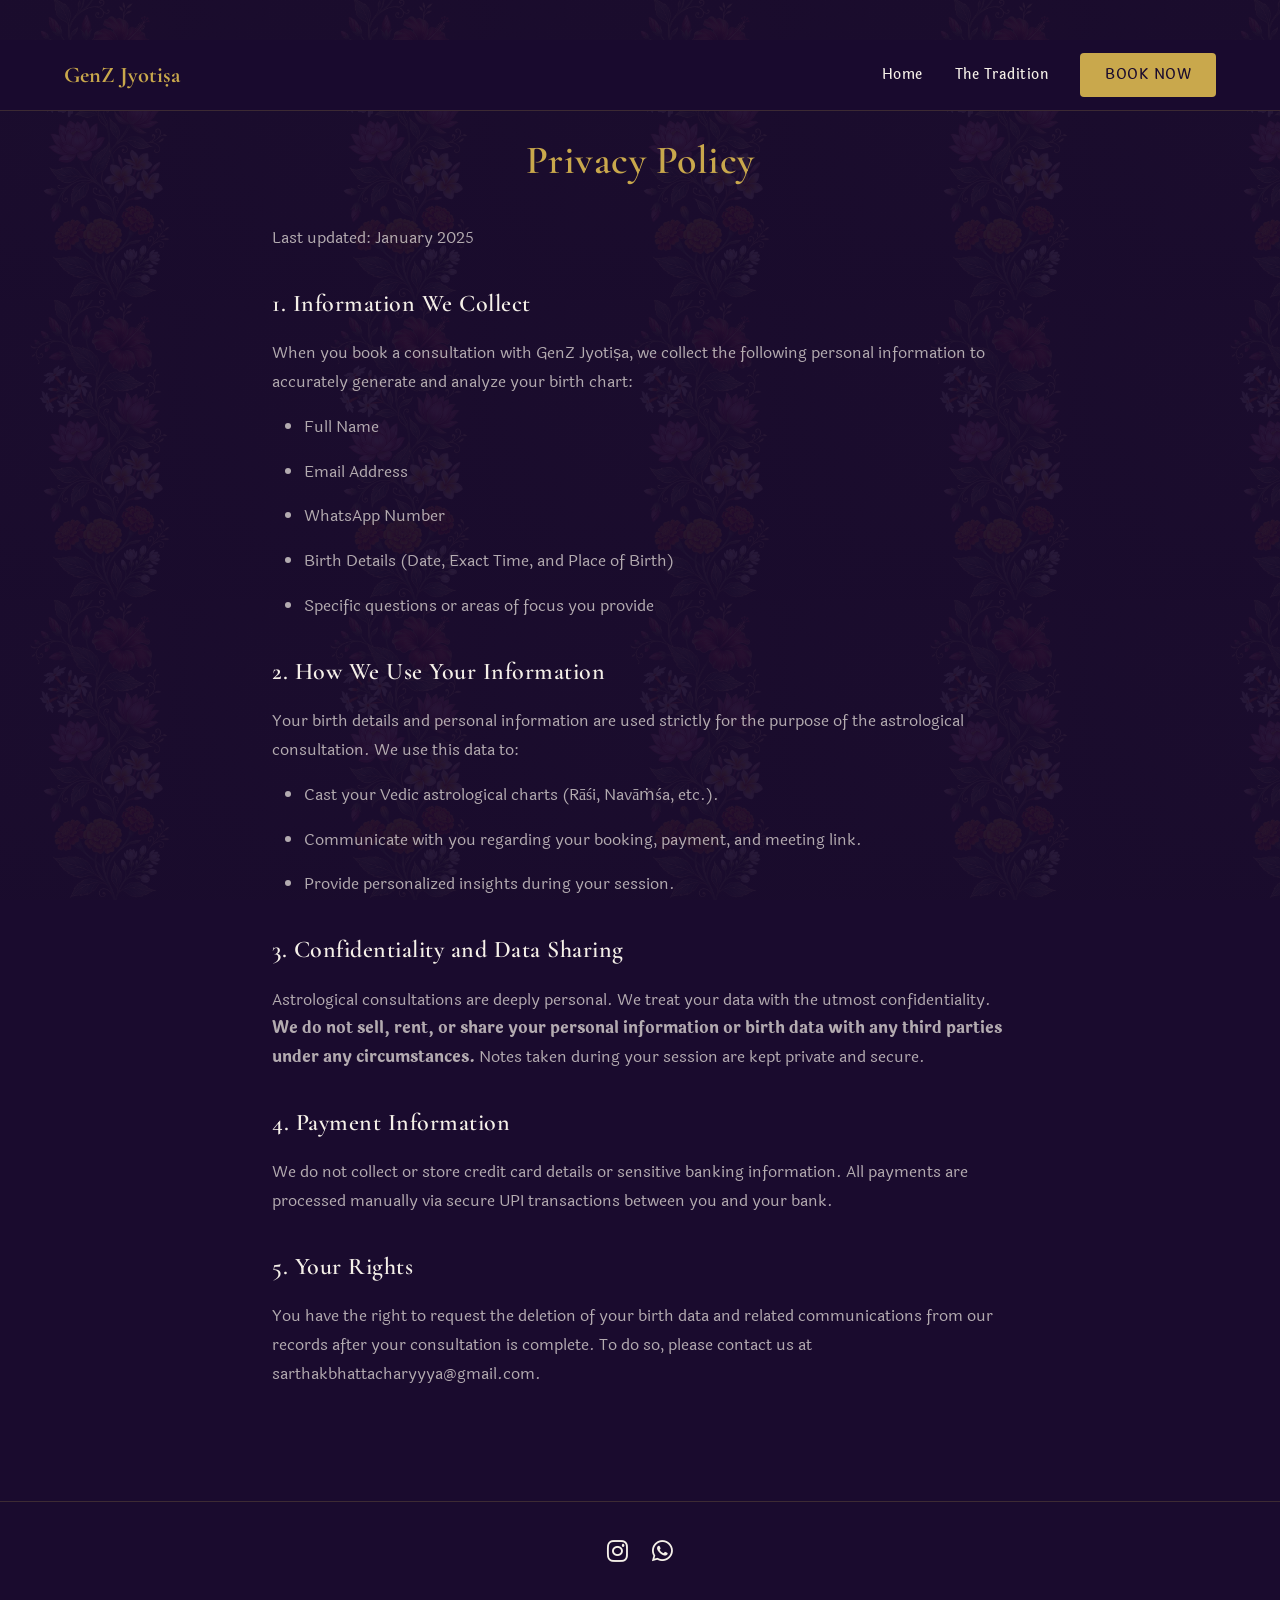
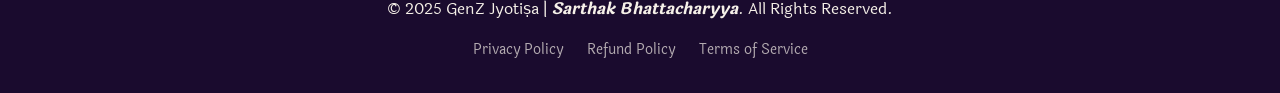
<file: privacy.html>
<!DOCTYPE html>
<html lang="en">
<head>
    <meta charset="UTF-8">
    <meta name="viewport" content="width=device-width, initial-scale=1.0, maximum-scale=1.0, user-scalable=no">
    <!-- PWA / Mobile App Meta Tags -->
    <link rel="manifest" href="manifest.json">
    <meta name="theme-color" content="#0D0D2B">
    <link rel="apple-touch-icon" href="assets/zodiac.png">
    <meta name="apple-mobile-web-app-capable" content="yes">
    <meta name="apple-mobile-web-app-status-bar-style" content="black-translucent">
    <meta name="apple-mobile-web-app-title" content="GenZ Jyotiṣa">
    <title>Privacy Policy - GenZ Jyotiṣa</title>
    <link rel="stylesheet" href="https://cdnjs.cloudflare.com/ajax/libs/font-awesome/6.4.0/css/all.min.css">
    <link rel="stylesheet" href="style.css">
    <style>
        .legal-content {
            max-width: 800px;
            margin: 0 auto;
            padding: 8rem 2rem 4rem;
        }
        .legal-content h1 {
            font-size: 2.5rem;
            margin-bottom: 2rem;
            color: var(--accent-gold);
            text-align: center;
        }
        .legal-content h2 {
            font-size: 1.5rem;
            margin-top: 2rem;
            margin-bottom: 1rem;
            color: var(--text-primary);
        }
        .legal-content p, .legal-content li {
            color: var(--text-secondary);
            margin-bottom: 1rem;
            line-height: 1.8;
        }
        .legal-content ul {
            margin-left: 2rem;
            margin-bottom: 1.5rem;
        }
    </style>
</head>
<body>

    <!-- Navigation -->
    <nav class="navbar scrolled" id="navbar">
        <a href="index.html" class="nav-brand">
            GenZ Jyotiṣa
        </a>
        <div class="nav-links">
            <a href="index.html">Home</a>
            <a href="tradition.html">The Tradition</a>
            <a href="index.html#booking" class="btn btn-primary">Book Now</a>
        </div>
    </nav>

    <!-- Main Content -->
    <main class="legal-content">
        <h1>Privacy Policy</h1>
        <p>Last updated: January 2025</p>

        <h2>1. Information We Collect</h2>
        <p>When you book a consultation with GenZ Jyotiṣa, we collect the following personal information to accurately generate and analyze your birth chart:</p>
        <ul>
            <li>Full Name</li>
            <li>Email Address</li>
            <li>WhatsApp Number</li>
            <li>Birth Details (Date, Exact Time, and Place of Birth)</li>
            <li>Specific questions or areas of focus you provide</li>
        </ul>

        <h2>2. How We Use Your Information</h2>
        <p>Your birth details and personal information are used strictly for the purpose of the astrological consultation. We use this data to:</p>
        <ul>
            <li>Cast your Vedic astrological charts (Rāśi, Navāṁśa, etc.).</li>
            <li>Communicate with you regarding your booking, payment, and meeting link.</li>
            <li>Provide personalized insights during your session.</li>
        </ul>

        <h2>3. Confidentiality and Data Sharing</h2>
        <p>Astrological consultations are deeply personal. We treat your data with the utmost confidentiality. <strong>We do not sell, rent, or share your personal information or birth data with any third parties under any circumstances.</strong> Notes taken during your session are kept private and secure.</p>

        <h2>4. Payment Information</h2>
        <p>We do not collect or store credit card details or sensitive banking information. All payments are processed manually via secure UPI transactions between you and your bank.</p>

        <h2>5. Your Rights</h2>
        <p>You have the right to request the deletion of your birth data and related communications from our records after your consultation is complete. To do so, please contact us at sarthakbhattacharyyya@gmail.com.</p>
    </main>

    <!-- Footer -->
    <footer style="padding: 2rem; text-align: center; border-top: 1px solid var(--border-light); margin-top: 2rem;">
        <div style="margin-bottom: 1.5rem; font-size: 1.5rem; color: var(--accent-gold); display: flex; justify-content: center; gap: 1.5rem;">
            <a href="https://www.instagram.com/alpacinoismydaddy?igsh=cnh3cW4weGU3Nml1" target="_blank"><i class="fab fa-instagram"></i></a>
            <a href="https://wa.me/919630958614" target="_blank"><i class="fab fa-whatsapp"></i></a>
        </div>
        <p>© 2025 GenZ Jyotiṣa | <strong><em>Sarthak Bhattacharyya</em></strong>. All Rights Reserved.</p>
        <div style="margin-top: 1rem; display: flex; justify-content: center; gap: 1.5rem;">
            <a href="privacy.html" style="font-size: 0.9rem; color: var(--text-secondary);">Privacy Policy</a>
            <a href="refund.html" style="font-size: 0.9rem; color: var(--text-secondary);">Refund Policy</a>
            <a href="terms.html" style="font-size: 0.9rem; color: var(--text-secondary);">Terms of Service</a>
        </div>
    </footer>

</body>
</html>
</file>
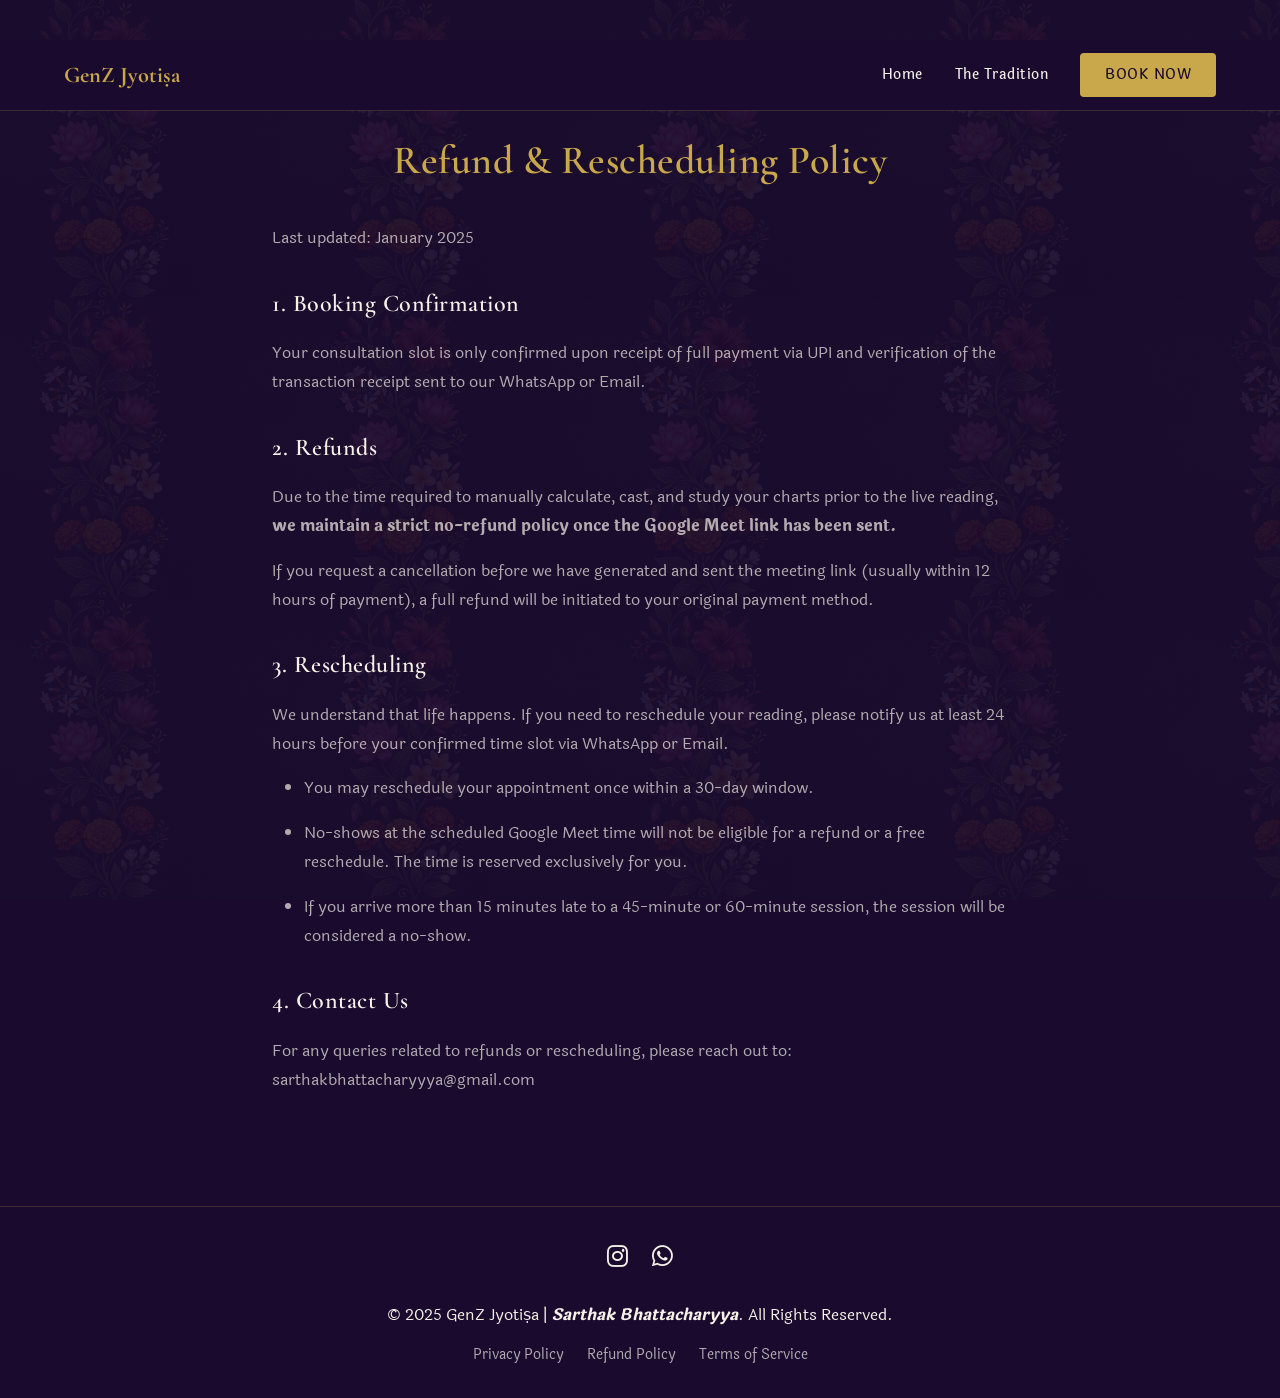
<file: refund.html>
<!DOCTYPE html>
<html lang="en">
<head>
    <meta charset="UTF-8">
    <meta name="viewport" content="width=device-width, initial-scale=1.0, maximum-scale=1.0, user-scalable=no">
    <!-- PWA / Mobile App Meta Tags -->
    <link rel="manifest" href="manifest.json">
    <meta name="theme-color" content="#0D0D2B">
    <link rel="apple-touch-icon" href="assets/zodiac.png">
    <meta name="apple-mobile-web-app-capable" content="yes">
    <meta name="apple-mobile-web-app-status-bar-style" content="black-translucent">
    <meta name="apple-mobile-web-app-title" content="GenZ Jyotiṣa">
    <title>Refund Policy - GenZ Jyotiṣa</title>
    <link rel="stylesheet" href="https://cdnjs.cloudflare.com/ajax/libs/font-awesome/6.4.0/css/all.min.css">
    <link rel="stylesheet" href="style.css">
    <style>
        .legal-content {
            max-width: 800px;
            margin: 0 auto;
            padding: 8rem 2rem 4rem;
        }
        .legal-content h1 {
            font-size: 2.5rem;
            margin-bottom: 2rem;
            color: var(--accent-gold);
            text-align: center;
        }
        .legal-content h2 {
            font-size: 1.5rem;
            margin-top: 2rem;
            margin-bottom: 1rem;
            color: var(--text-primary);
        }
        .legal-content p, .legal-content li {
            color: var(--text-secondary);
            margin-bottom: 1rem;
            line-height: 1.8;
        }
        .legal-content ul {
            margin-left: 2rem;
            margin-bottom: 1.5rem;
        }
    </style>
</head>
<body>

    <!-- Navigation -->
    <nav class="navbar scrolled" id="navbar">
        <a href="index.html" class="nav-brand">
            GenZ Jyotiṣa
        </a>
        <div class="nav-links">
            <a href="index.html">Home</a>
            <a href="tradition.html">The Tradition</a>
            <a href="index.html#booking" class="btn btn-primary">Book Now</a>
        </div>
    </nav>

    <!-- Main Content -->
    <main class="legal-content">
        <h1>Refund & Rescheduling Policy</h1>
        <p>Last updated: January 2025</p>

        <h2>1. Booking Confirmation</h2>
        <p>Your consultation slot is only confirmed upon receipt of full payment via UPI and verification of the transaction receipt sent to our WhatsApp or Email.</p>

        <h2>2. Refunds</h2>
        <p>Due to the time required to manually calculate, cast, and study your charts prior to the live reading, <strong>we maintain a strict no-refund policy once the Google Meet link has been sent.</strong></p>
        <p>If you request a cancellation before we have generated and sent the meeting link (usually within 12 hours of payment), a full refund will be initiated to your original payment method.</p>

        <h2>3. Rescheduling</h2>
        <p>We understand that life happens. If you need to reschedule your reading, please notify us at least 24 hours before your confirmed time slot via WhatsApp or Email.</p>
        <ul>
            <li>You may reschedule your appointment once within a 30-day window.</li>
            <li>No-shows at the scheduled Google Meet time will not be eligible for a refund or a free reschedule. The time is reserved exclusively for you.</li>
            <li>If you arrive more than 15 minutes late to a 45-minute or 60-minute session, the session will be considered a no-show.</li>
        </ul>

        <h2>4. Contact Us</h2>
        <p>For any queries related to refunds or rescheduling, please reach out to: sarthakbhattacharyyya@gmail.com</p>
    </main>

    <!-- Footer -->
    <footer style="padding: 2rem; text-align: center; border-top: 1px solid var(--border-light); margin-top: 2rem;">
        <div style="margin-bottom: 1.5rem; font-size: 1.5rem; color: var(--accent-gold); display: flex; justify-content: center; gap: 1.5rem;">
            <a href="https://www.instagram.com/alpacinoismydaddy?igsh=cnh3cW4weGU3Nml1" target="_blank"><i class="fab fa-instagram"></i></a>
            <a href="https://wa.me/919630958614" target="_blank"><i class="fab fa-whatsapp"></i></a>
        </div>
        <p>© 2025 GenZ Jyotiṣa | <strong><em>Sarthak Bhattacharyya</em></strong>. All Rights Reserved.</p>
        <div style="margin-top: 1rem; display: flex; justify-content: center; gap: 1.5rem;">
            <a href="privacy.html" style="font-size: 0.9rem; color: var(--text-secondary);">Privacy Policy</a>
            <a href="refund.html" style="font-size: 0.9rem; color: var(--text-secondary);">Refund Policy</a>
            <a href="terms.html" style="font-size: 0.9rem; color: var(--text-secondary);">Terms of Service</a>
        </div>
    </footer>

</body>
</html>
</file>
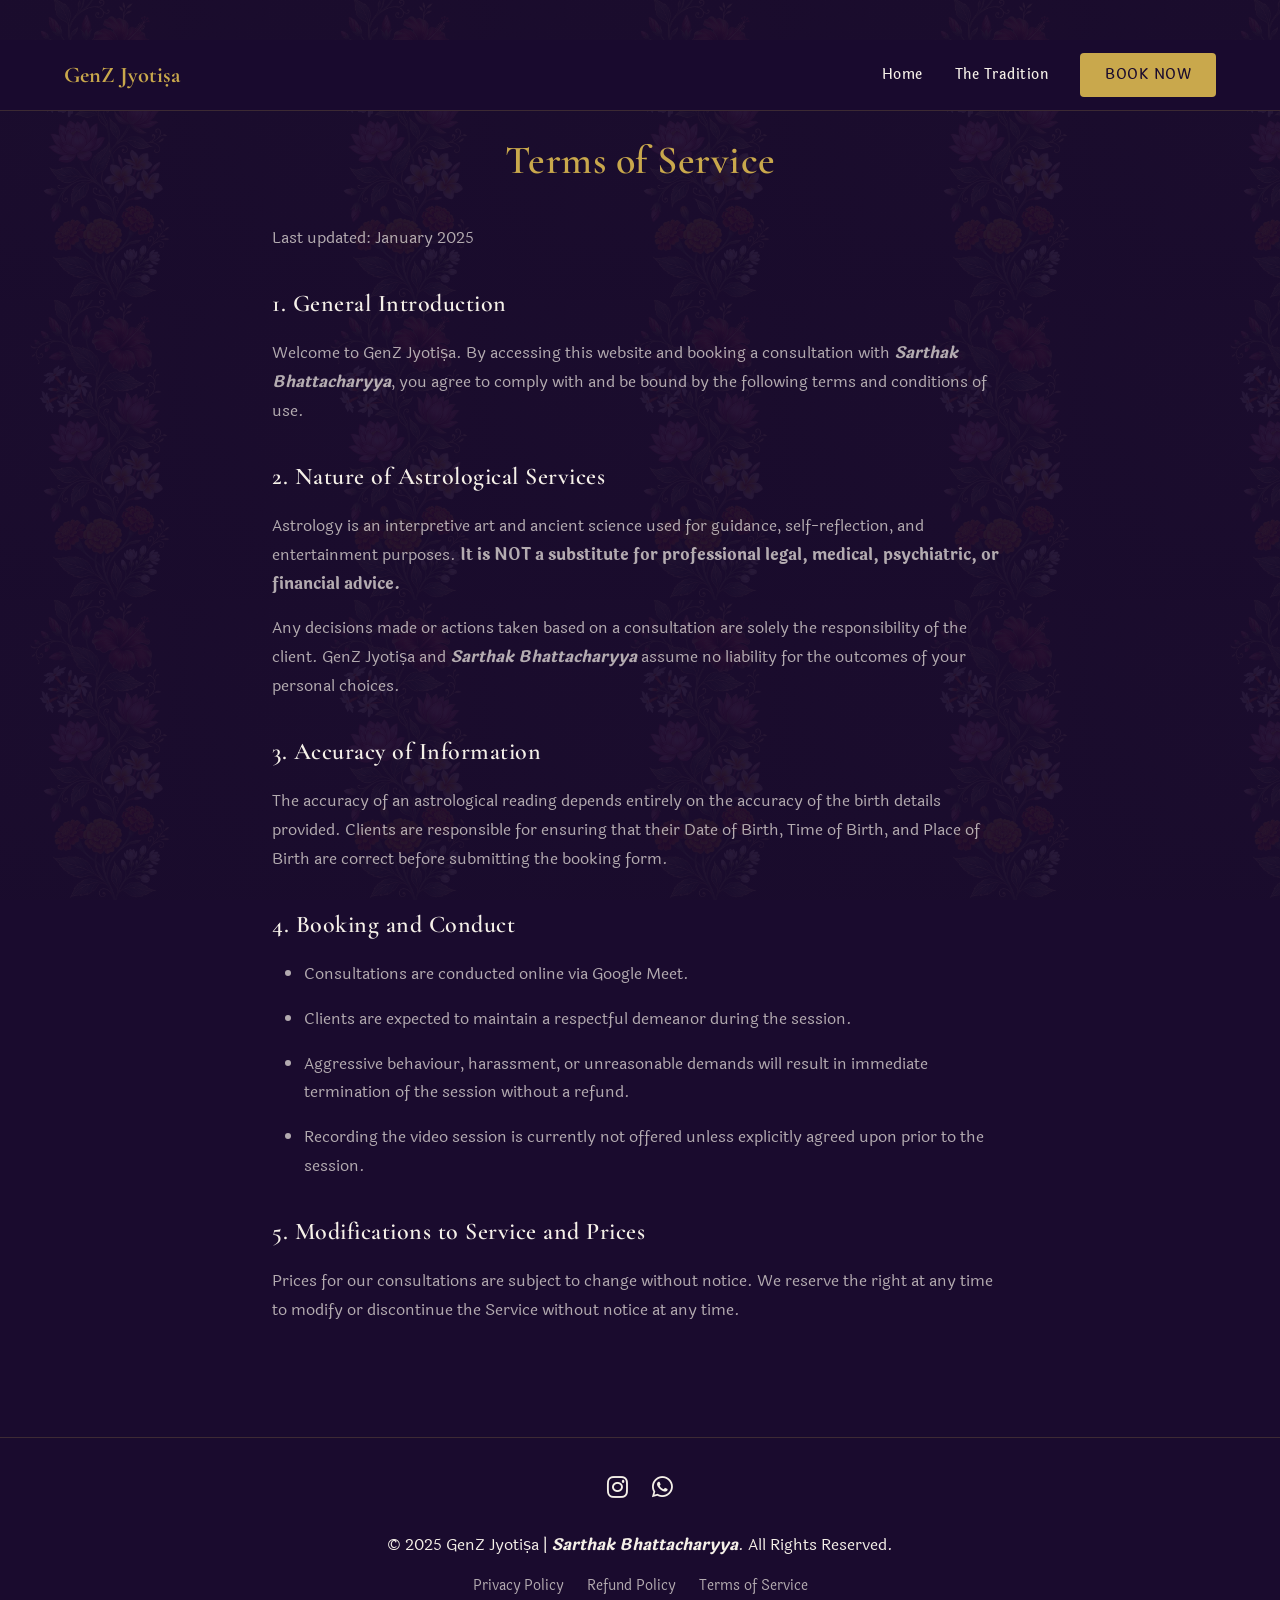
<file: terms.html>
<!DOCTYPE html>
<html lang="en">
<head>
    <meta charset="UTF-8">
    <meta name="viewport" content="width=device-width, initial-scale=1.0, maximum-scale=1.0, user-scalable=no">
    <!-- PWA / Mobile App Meta Tags -->
    <link rel="manifest" href="manifest.json">
    <link rel="icon" type="image/png" href="assets/rahu_icon.png">
    <link rel="apple-touch-icon" href="assets/rahu_icon.png">
    <meta name="theme-color" content="#0D0D2B">
    <meta name="apple-mobile-web-app-capable" content="yes">
    <meta name="apple-mobile-web-app-status-bar-style" content="black-translucent">
    <meta name="apple-mobile-web-app-title" content="GenZ Jyotiṣa">
    <title>Terms of Service - GenZ Jyotiṣa</title>
    <link rel="stylesheet" href="https://cdnjs.cloudflare.com/ajax/libs/font-awesome/6.4.0/css/all.min.css">
    <link rel="stylesheet" href="style.css">
    <style>
        .legal-content {
            max-width: 800px;
            margin: 0 auto;
            padding: 8rem 2rem 4rem;
        }
        .legal-content h1 {
            font-size: 2.5rem;
            margin-bottom: 2rem;
            color: var(--accent-gold);
            text-align: center;
        }
        .legal-content h2 {
            font-size: 1.5rem;
            margin-top: 2rem;
            margin-bottom: 1rem;
            color: var(--text-primary);
        }
        .legal-content p, .legal-content li {
            color: var(--text-secondary);
            margin-bottom: 1rem;
            line-height: 1.8;
        }
        .legal-content ul {
            margin-left: 2rem;
            margin-bottom: 1.5rem;
        }
    </style>
</head>
<body>

    <!-- Navigation -->
    <nav class="navbar scrolled" id="navbar">
        <a href="index.html" class="nav-brand">
            GenZ Jyotiṣa
        </a>
        <div class="nav-links">
            <a href="index.html">Home</a>
            <a href="tradition.html">The Tradition</a>
            <a href="index.html#booking" class="btn btn-primary">Book Now</a>
        </div>
    </nav>

    <!-- Main Content -->
    <main class="legal-content">
        <h1>Terms of Service</h1>
        <p>Last updated: January 2025</p>

        <h2>1. General Introduction</h2>
        <p>Welcome to GenZ Jyotiṣa. By accessing this website and booking a consultation with <strong><em>Sarthak Bhattacharyya</em></strong>, you agree to comply with and be bound by the following terms and conditions of use.</p>

        <h2>2. Nature of Astrological Services</h2>
        <p>Astrology is an interpretive art and ancient science used for guidance, self-reflection, and entertainment purposes. <strong>It is NOT a substitute for professional legal, medical, psychiatric, or financial advice.</strong></p>
        <p>Any decisions made or actions taken based on a consultation are solely the responsibility of the client. GenZ Jyotiṣa and <strong><em>Sarthak Bhattacharyya</em></strong> assume no liability for the outcomes of your personal choices.</p>

        <h2>3. Accuracy of Information</h2>
        <p>The accuracy of an astrological reading depends entirely on the accuracy of the birth details provided. Clients are responsible for ensuring that their Date of Birth, Time of Birth, and Place of Birth are correct before submitting the booking form.</p>

        <h2>4. Booking and Conduct</h2>
        <ul>
            <li>Consultations are conducted online via Google Meet.</li>
            <li>Clients are expected to maintain a respectful demeanor during the session.</li>
            <li>Aggressive behaviour, harassment, or unreasonable demands will result in immediate termination of the session without a refund.</li>
        <li>Recording the video session is currently not offered unless explicitly agreed upon prior to the session.</li>
        </ul>

        <h2>5. Modifications to Service and Prices</h2>
        <p>Prices for our consultations are subject to change without notice. We reserve the right at any time to modify or discontinue the Service without notice at any time.</p>
    </main>

    <!-- Footer -->
    <footer style="padding: 2rem; text-align: center; border-top: 1px solid var(--border-light); margin-top: 2rem;">
        <div style="margin-bottom: 1.5rem; font-size: 1.5rem; color: var(--accent-gold); display: flex; justify-content: center; gap: 1.5rem;">
            <a href="https://www.instagram.com/alpacinoismydaddy?igsh=cnh3cW4weGU3Nml1" target="_blank"><i class="fab fa-instagram"></i></a>
            <a href="https://wa.me/919630958614" target="_blank"><i class="fab fa-whatsapp"></i></a>
        </div>
        <p>© 2025 GenZ Jyotiṣa | <strong><em>Sarthak Bhattacharyya</em></strong>. All Rights Reserved.</p>
        <div style="margin-top: 1rem; display: flex; justify-content: center; gap: 1.5rem;">
            <a href="privacy.html" style="font-size: 0.9rem; color: var(--text-secondary);">Privacy Policy</a>
            <a href="refund.html" style="font-size: 0.9rem; color: var(--text-secondary);">Refund Policy</a>
            <a href="terms.html" style="font-size: 0.9rem; color: var(--text-secondary);">Terms of Service</a>
        </div>
    </footer>

</body>
</html>
</file>
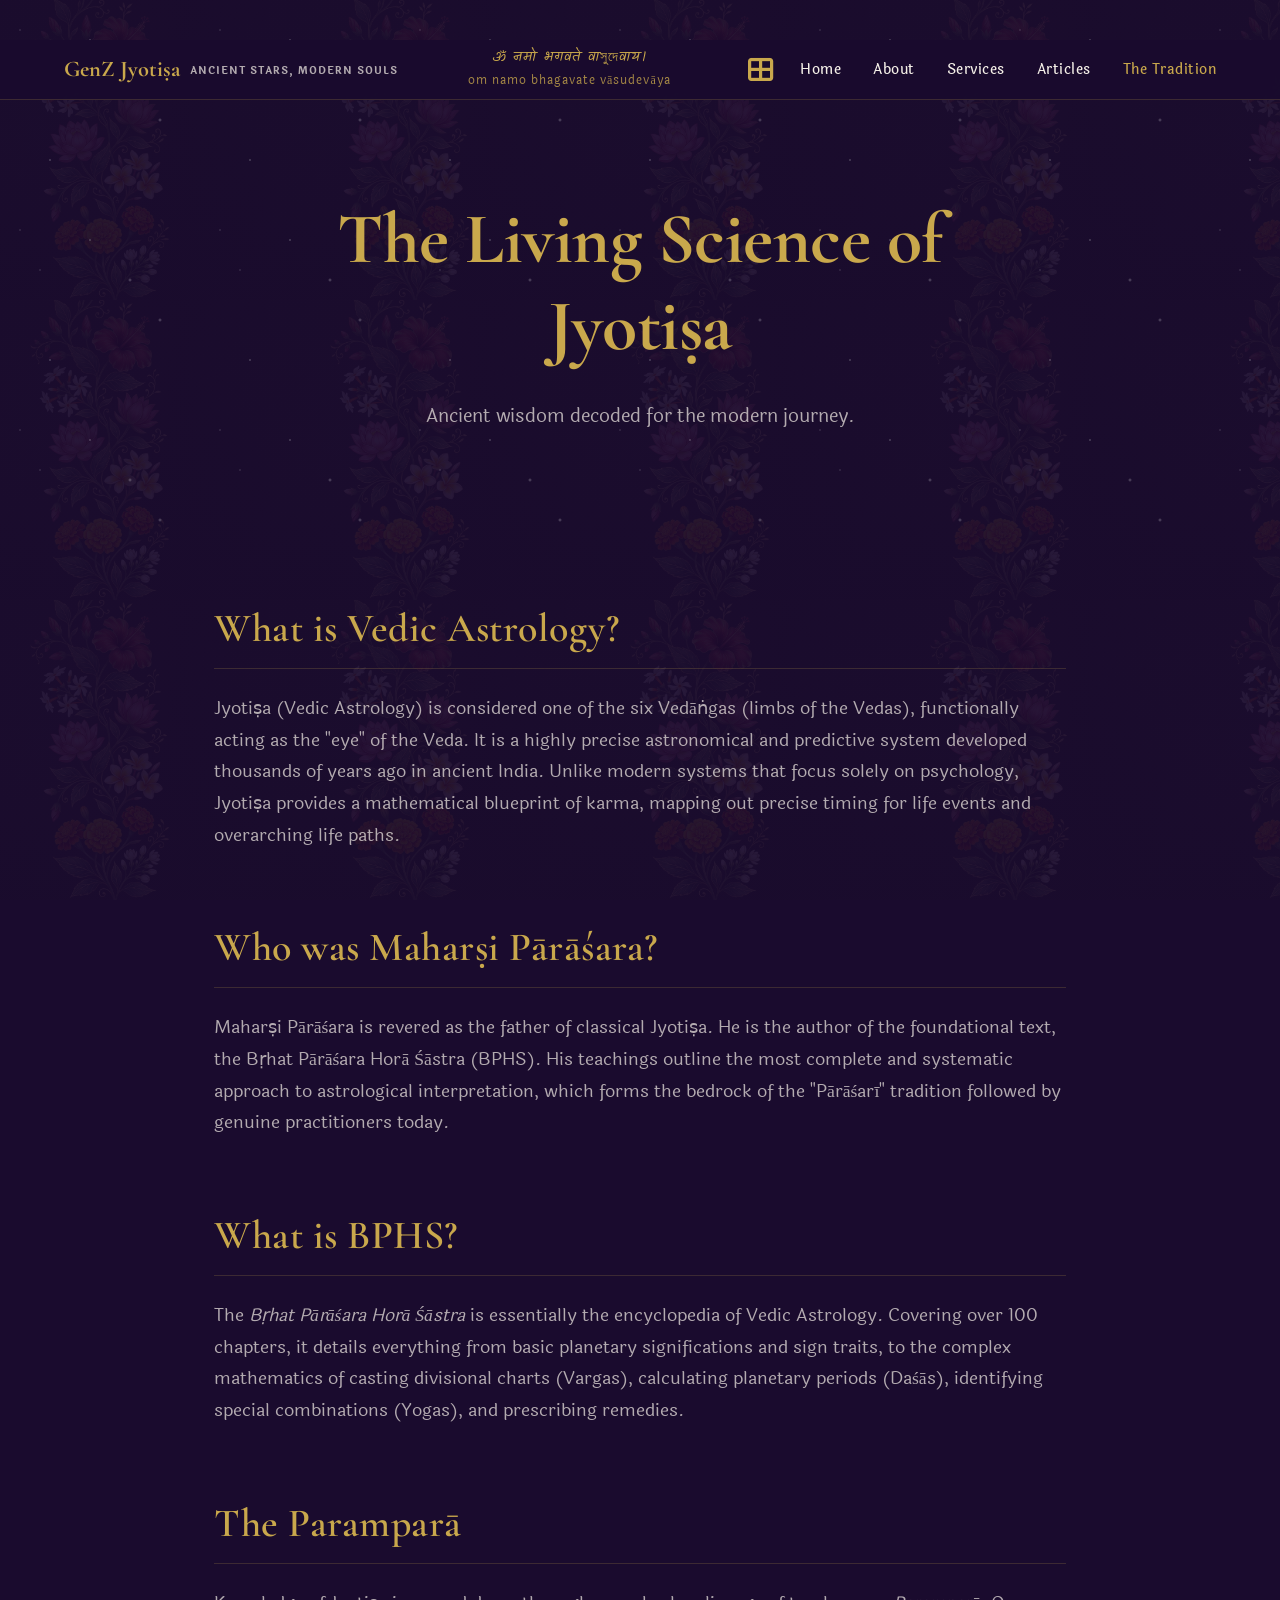
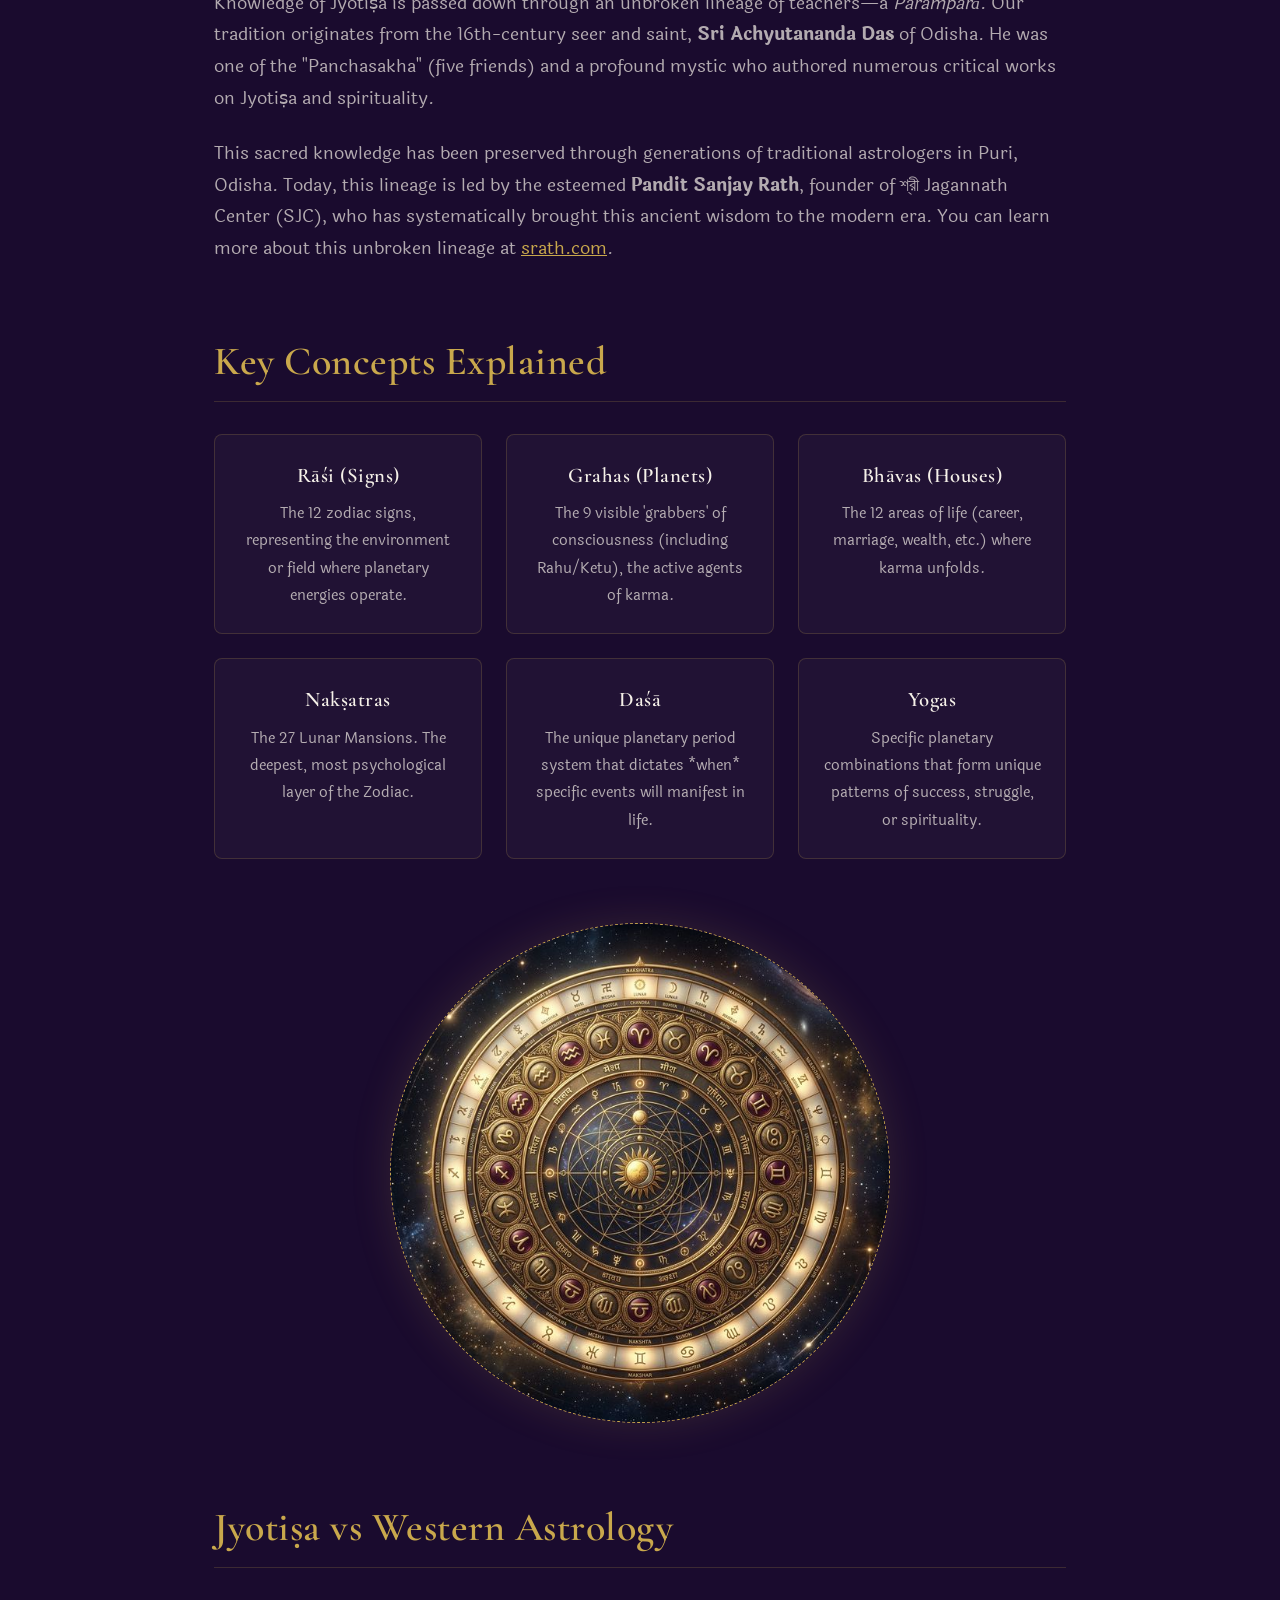
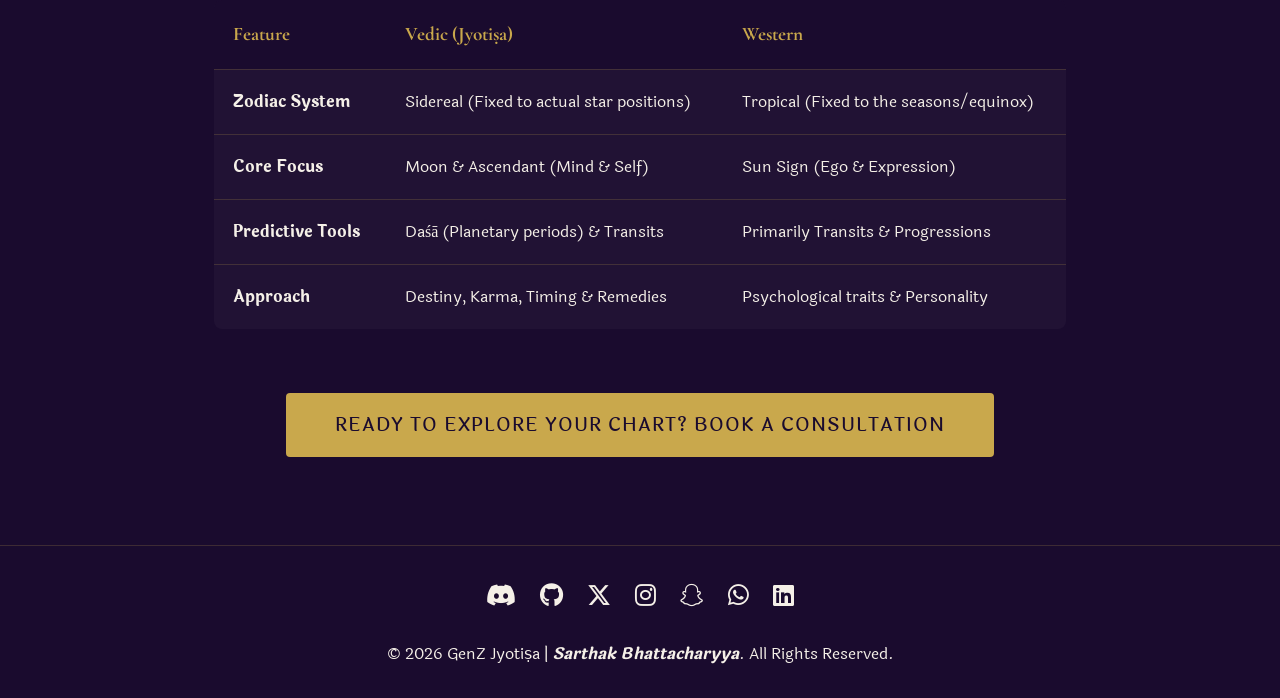
<file: tradition.html>
<!DOCTYPE html>
<html lang="en">
<head>
    <meta charset="UTF-8">
    <meta name="viewport" content="width=device-width, initial-scale=1.0, maximum-scale=1.0, user-scalable=no">
    <!-- PWA / Mobile App Meta Tags -->
    <link rel="manifest" href="manifest.json">
    <link rel="icon" type="image/png" href="assets/rahu_icon.png">
    <link rel="apple-touch-icon" href="assets/rahu_icon.png">
    <meta name="theme-color" content="#0D0D2B">
    <meta name="apple-mobile-web-app-capable" content="yes">
    <meta name="apple-mobile-web-app-status-bar-style" content="black-translucent">
    <meta name="apple-mobile-web-app-title" content="GenZ Jyotiṣa">
    <title>The Tradition - GenZ Jyotiṣa</title>
    <meta name="description" content="Learn about Vedic Astrology and the classical Pārāśarī tradition.">
    <!-- FontAwesome for Icons -->
    <link rel="stylesheet" href="https://cdnjs.cloudflare.com/ajax/libs/font-awesome/6.5.1/css/all.min.css">
    <!-- AOS for Animations -->
    <link href="https://unpkg.com/aos@2.3.1/dist/aos.css" rel="stylesheet">
    <!-- Google Fonts -->
    <link href="https://fonts.googleapis.com/css2?family=Cinzel+Decorative:wght@400;700;900&family=Laila:wght@300;400;500;600;700&family=Kalam:wght@400;700&family=Outfit:wght@300;400;600;700;900&display=swap" rel="stylesheet">
    <link rel="stylesheet" href="style.css">
    <style>
        .hero { height: 60vh; }
        
        .tradition-content {
            max-width: 900px;
            margin: 0 auto;
        }

        .tradition-section {
            margin-bottom: 4rem;
        }

        .tradition-section h2 {
            font-size: 2.5rem;
            margin-bottom: 1.5rem;
            color: var(--accent-gold);
            border-bottom: 1px solid var(--border-light);
            padding-bottom: 0.5rem;
        }

        .tradition-section p {
            font-size: 1.1rem;
            color: var(--text-secondary);
            margin-bottom: 1.5rem;
            line-height: 1.8;
        }

        .concept-cards {
            display: grid;
            grid-template-columns: repeat(auto-fit, minmax(250px, 1fr));
            gap: 1.5rem;
            margin-top: 2rem;
        }

        .concept-card {
            background: var(--bg-card);
            border: 1px solid var(--border-light);
            padding: 1.5rem;
            border-radius: 8px;
            text-align: center;
        }

        .concept-card h4 {
            font-size: 1.3rem;
            margin-bottom: 0.5rem;
            color: var(--text-primary);
        }

        .concept-card p {
            font-size: 0.95rem;
            margin-bottom: 0;
        }

        .comparison-table {
            width: 100%;
            border-collapse: collapse;
            margin-top: 2rem;
            background: var(--bg-card);
            border-radius: 8px;
            overflow: hidden;
        }

        .comparison-table th, .comparison-table td {
            padding: 1.2rem;
            text-align: left;
            border-bottom: 1px solid var(--border-light);
        }

        .comparison-table th {
            font-family: var(--font-heading);
            font-size: 1.2rem;
            color: var(--accent-gold);
            background: rgba(26, 11, 46, 0.9); /* Matched violet */
        }

        .comparison-table tr:last-child td {
            border-bottom: none;
        }
    </style>
</head>
<body>

    <!-- Sidebar Navigation Drawer -->
    <div class="sidebar" id="sidebar">
        <div class="sidebar-header">
            <h3 class="devnagari-style">GenZ Jyotiṣa</h3>
            <button id="sidebar-close" aria-label="Close menu">&times;</button>
        </div>
        <div class="sidebar-links">
            <a href="index.html#home" class="sidebar-link-item"><i class="fas fa-home"></i> Home</a>
            <a href="index.html#about" class="sidebar-link-item"><i class="fas fa-user-astrologer"></i> About Sarthak</a>
            <a href="index.html#services" class="sidebar-link-item"><i class="fas fa-scroll"></i> Consultations</a>
            <a href="index.html#insights" class="sidebar-link-item"><i class="fas fa-newspaper"></i> Latest Articles</a>
            <a href="index.html#panchang" class="sidebar-anchor"><i class="fas fa-om"></i> Calculate Your Own Pañcāṅga</a>
            <a href="index.html#gita-guidance" class="sidebar-link-item"><i class="fas fa-comment-dots"></i> Lord Krishna AI</a>
            <a href="tradition.html" class="sidebar-link-item"><i class="fas fa-book-open"></i> The Tradition</a>
            <a href="index.html#booking" class="sidebar-link-item btn btn-primary"><i class="fas fa-calendar-check"></i> Book Now</a>
        </div>
    </div>
    <div class="sidebar-overlay" id="sidebar-overlay"></div>

    <!-- Navigation -->
    <nav class="navbar" id="navbar">
        <a href="index.html" class="nav-brand">
            GenZ Jyotiṣa
            <span class="nav-subtitle">Ancient Stars, Modern Souls</span>
        </a>

        <div class="nav-mantra" style="color: var(--accent-gold); font-family: 'Kalam', cursive; font-size: 0.9rem; text-align: center; flex: 1; padding: 0 1rem; letter-spacing: 1px;">
            ॐ नमो भगवते वाসুদেवाय।<br>
            <span style="font-size: 0.75rem; opacity: 0.8; font-family: var(--font-body);">om namo bhagavate vāsudevāya</span>
        </div>
        
        <div class="nav-extra">
            <button class="sidebar-toggle" id="sidebar-toggle-btn" aria-label="Menu">
                <i class="fas fa-th-large"></i>
            </button>
            <div class="hamburger" id="hamburger">
                <i class="fas fa-bars"></i>
            </div>
        </div>

        <div class="nav-links" id="nav-links">
            <a href="index.html">Home</a>
            <a href="index.html#about">About</a>
            <a href="index.html#services">Services</a>
            <a href="index.html#insights">Articles</a>
            <a href="tradition.html" style="color:var(--accent-gold)">The Tradition</a>
        </div>
    </nav>

    <!-- Hero Section -->
    <section class="hero">
        <div class="stars"></div>
        <div class="hero-content" data-aos="fade-up">
            <h1>The Living Science of Jyotiṣa</h1>
            <p>Ancient wisdom decoded for the modern journey.</p>
        </div>
    </section>

    <!-- Main Content -->
    <main class="section-padding">
        <div class="container tradition-content">
            
            <section class="tradition-section" data-aos="fade-up">
                <h2>What is Vedic Astrology?</h2>
                <p>Jyotiṣa (Vedic Astrology) is considered one of the six Vedāṅgas (limbs of the Vedas), functionally acting as the "eye" of the Veda. It is a highly precise astronomical and predictive system developed thousands of years ago in ancient India. Unlike modern systems that focus solely on psychology, Jyotiṣa provides a mathematical blueprint of karma, mapping out precise timing for life events and overarching life paths.</p>
            </section>

            <section class="tradition-section" data-aos="fade-up">
                <h2>Who was Maharṣi Pārāśara?</h2>
                <p>Maharṣi Pārāśara is revered as the father of classical Jyotiṣa. He is the author of the foundational text, the Bṛhat Pārāśara Horā Śāstra (BPHS). His teachings outline the most complete and systematic approach to astrological interpretation, which forms the bedrock of the "Pārāśarī" tradition followed by genuine practitioners today.</p>
            </section>

            <section class="tradition-section" data-aos="fade-up">
                <h2>What is BPHS?</h2>
                <p>The <em>Bṛhat Pārāśara Horā Śāstra</em> is essentially the encyclopedia of Vedic Astrology. Covering over 100 chapters, it details everything from basic planetary significations and sign traits, to the complex mathematics of casting divisional charts (Vargas), calculating planetary periods (Daśās), identifying special combinations (Yogas), and prescribing remedies.</p>
            </section>

            <section class="tradition-section" data-aos="fade-up">
                <h2>The Paramparā</h2>
                <p>Knowledge of Jyotiṣa is passed down through an unbroken lineage of teachers—a <em>Paramparā</em>. Our tradition originates from the 16th-century seer and saint, <strong>Sri Achyutananda Das</strong> of Odisha. He was one of the "Panchasakha" (five friends) and a profound mystic who authored numerous critical works on Jyotiṣa and spirituality.</p>
                <p>This sacred knowledge has been preserved through generations of traditional astrologers in Puri, Odisha. Today, this lineage is led by the esteemed <strong>Pandit Sanjay Rath</strong>, founder of শ্রী Jagannath Center (SJC), who has systematically brought this ancient wisdom to the modern era. You can learn more about this unbroken lineage at <a href="https://srath.com" target="_blank" style="color:var(--accent-gold); text-decoration:underline;">srath.com</a>.</p>
            </section>

            <section class="tradition-section" data-aos="fade-up">
                <h2>Key Concepts Explained</h2>
                <div class="concept-cards">
                    <div class="concept-card">
                        <h4>Rāśi (Signs)</h4>
                        <p>The 12 zodiac signs, representing the environment or field where planetary energies operate.</p>
                    </div>
                    <div class="concept-card">
                        <h4>Grahas (Planets)</h4>
                        <p>The 9 visible 'grabbers' of consciousness (including Rahu/Ketu), the active agents of karma.</p>
                    </div>
                    <div class="concept-card">
                        <h4>Bhāvas (Houses)</h4>
                        <p>The 12 areas of life (career, marriage, wealth, etc.) where karma unfolds.</p>
                    </div>
                    <div class="concept-card">
                        <h4>Nakṣatras</h4>
                        <p>The 27 Lunar Mansions. The deepest, most psychological layer of the Zodiac.</p>
                    </div>
                    <div class="concept-card">
                        <h4>Daśā</h4>
                        <p>The unique planetary period system that dictates *when* specific events will manifest in life.</p>
                    </div>
                    <div class="concept-card">
                        <h4>Yogas</h4>
                        <p>Specific planetary combinations that form unique patterns of success, struggle, or spirituality.</p>
                    </div>
                </div>
            </section>

            <section class="tradition-section" style="text-align: center; margin: 4rem 0;" data-aos="zoom-in">
                <img src="assets/zodiac.png" alt="Vedic Star Wheel" style="width: 100%; max-width: 500px; border-radius: 50%; border: 1px dashed var(--accent-gold); box-shadow: 0 0 40px rgba(201, 168, 76, 0.15);">
            </section>

            <section class="tradition-section" data-aos="fade-up">
                <h2>Jyotiṣa vs Western Astrology</h2>
                <table class="comparison-table">
                    <thead>
                        <tr>
                            <th>Feature</th>
                            <th>Vedic (Jyotiṣa)</th>
                            <th>Western</th>
                        </tr>
                    </thead>
                    <tbody>
                        <tr>
                            <td><strong>Zodiac System</strong></td>
                            <td>Sidereal (Fixed to actual star positions)</td>
                            <td>Tropical (Fixed to the seasons/equinox)</td>
                        </tr>
                        <tr>
                            <td><strong>Core Focus</strong></td>
                            <td>Moon & Ascendant (Mind & Self)</td>
                            <td>Sun Sign (Ego & Expression)</td>
                        </tr>
                        <tr>
                            <td><strong>Predictive Tools</strong></td>
                            <td>Daśā (Planetary periods) & Transits</td>
                            <td>Primarily Transits & Progressions</td>
                        </tr>
                        <tr>
                            <td><strong>Approach</strong></td>
                            <td>Destiny, Karma, Timing & Remedies</td>
                            <td>Psychological traits & Personality</td>
                        </tr>
                    </tbody>
                </table>
            </section>

            <div style="text-align: center; margin-top: 4rem;" data-aos="zoom-in">
                <a href="index.html#booking" class="btn btn-primary" style="font-size: 1.2rem; padding: 1rem 3rem;">Ready to explore your chart? Book a consultation</a>
            </div>

        </div>
    </main>

    <!-- Footer -->
    <footer style="padding: 2rem; text-align: center; border-top: 1px solid var(--border-light); margin-top: 2rem;">
        <div style="margin-bottom: 1.5rem; font-size: 1.5rem; color: var(--accent-gold); display: flex; justify-content: center; gap: 1.5rem; align-items: center; flex-wrap: wrap;">
            <a href="https://discordapp.com/users/sarthakbhattacharyyya" target="_blank"><i class="fa-brands fa-discord"></i></a>
            <a href="https://github.com/Bratcharyya" target="_blank"><i class="fa-brands fa-github"></i></a>
            <a href="https://x.com/bratacharyya" target="_blank"><i class="fa-brands fa-x-twitter"></i></a>
            <a href="https://www.instagram.com/alpacinoismydaddy?igsh=cnh3cW4weGU3Nml1" target="_blank"><i class="fa-brands fa-instagram"></i></a>
            <a href="https://www.snapchat.com/add/bratcharyya" target="_blank"><i class="fa-brands fa-snapchat"></i></a>
            <a href="https://wa.me/919630958614" target="_blank"><i class="fa-brands fa-whatsapp"></i></a>
            <a href="https://www.linkedin.com/in/sarthak-bhattacharyya-735489399/" target="_blank"><i class="fa-brands fa-linkedin"></i></a>
        </div>
        <p>© 2026 GenZ Jyotiṣa | <strong><em>Sarthak Bhattacharyya</em></strong>. All Rights Reserved.</p>
    </footer>

    <!-- Scripts -->
    <script src="https://unpkg.com/aos@2.3.1/dist/aos.js"></script>
    <script src="script.js"></script>
</body>
</html>
</file>
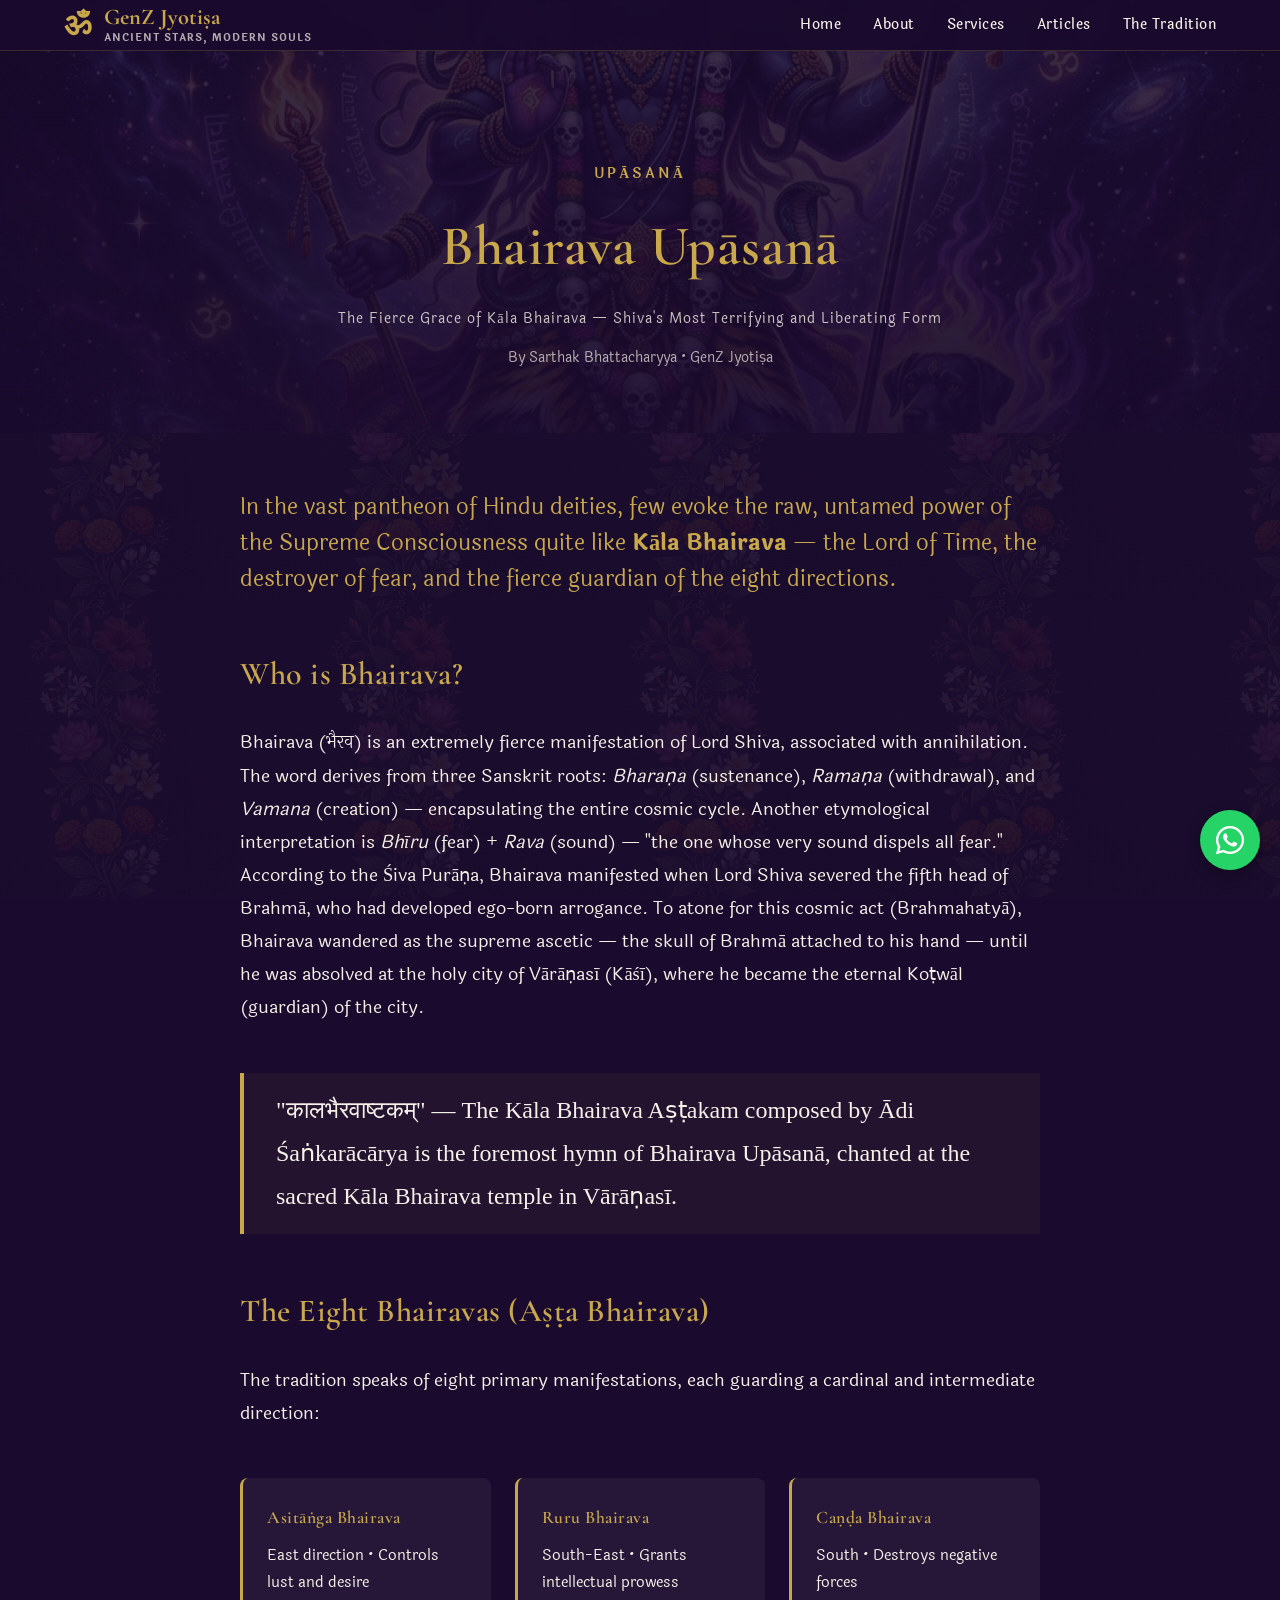
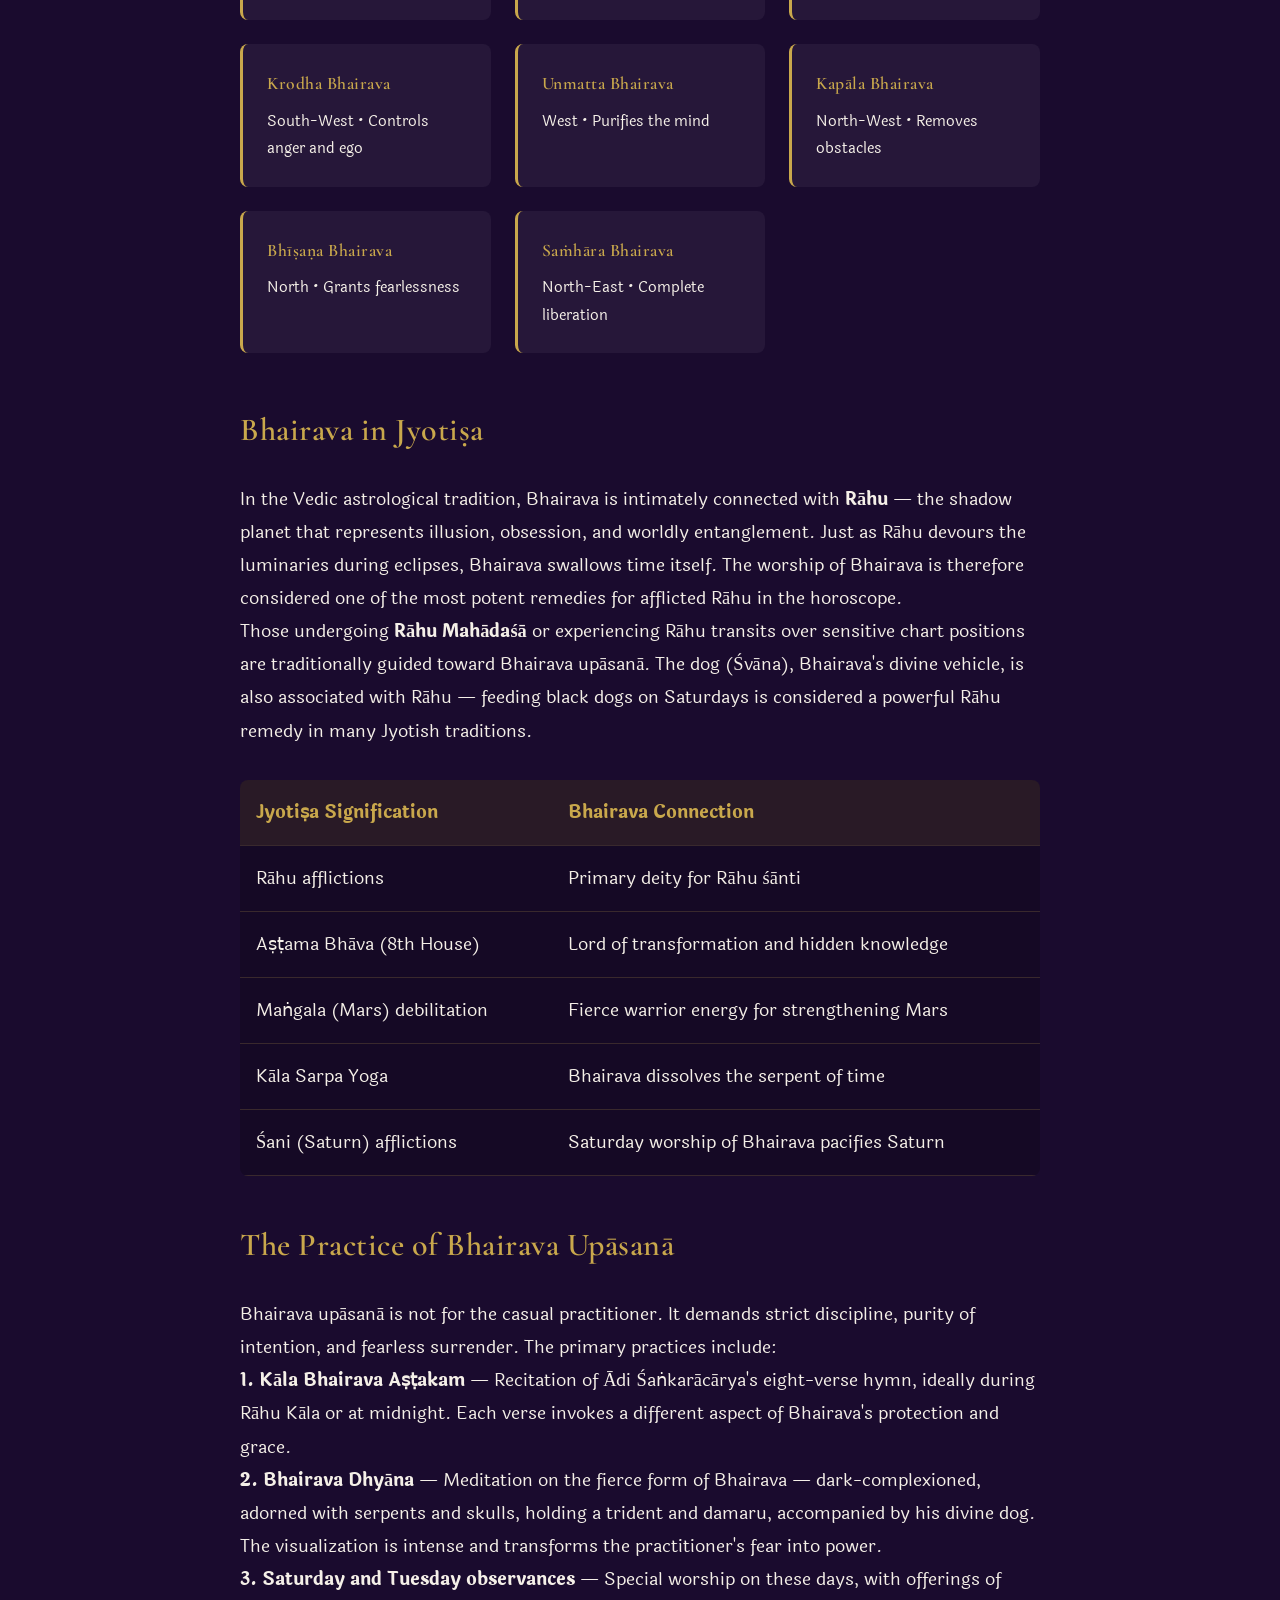
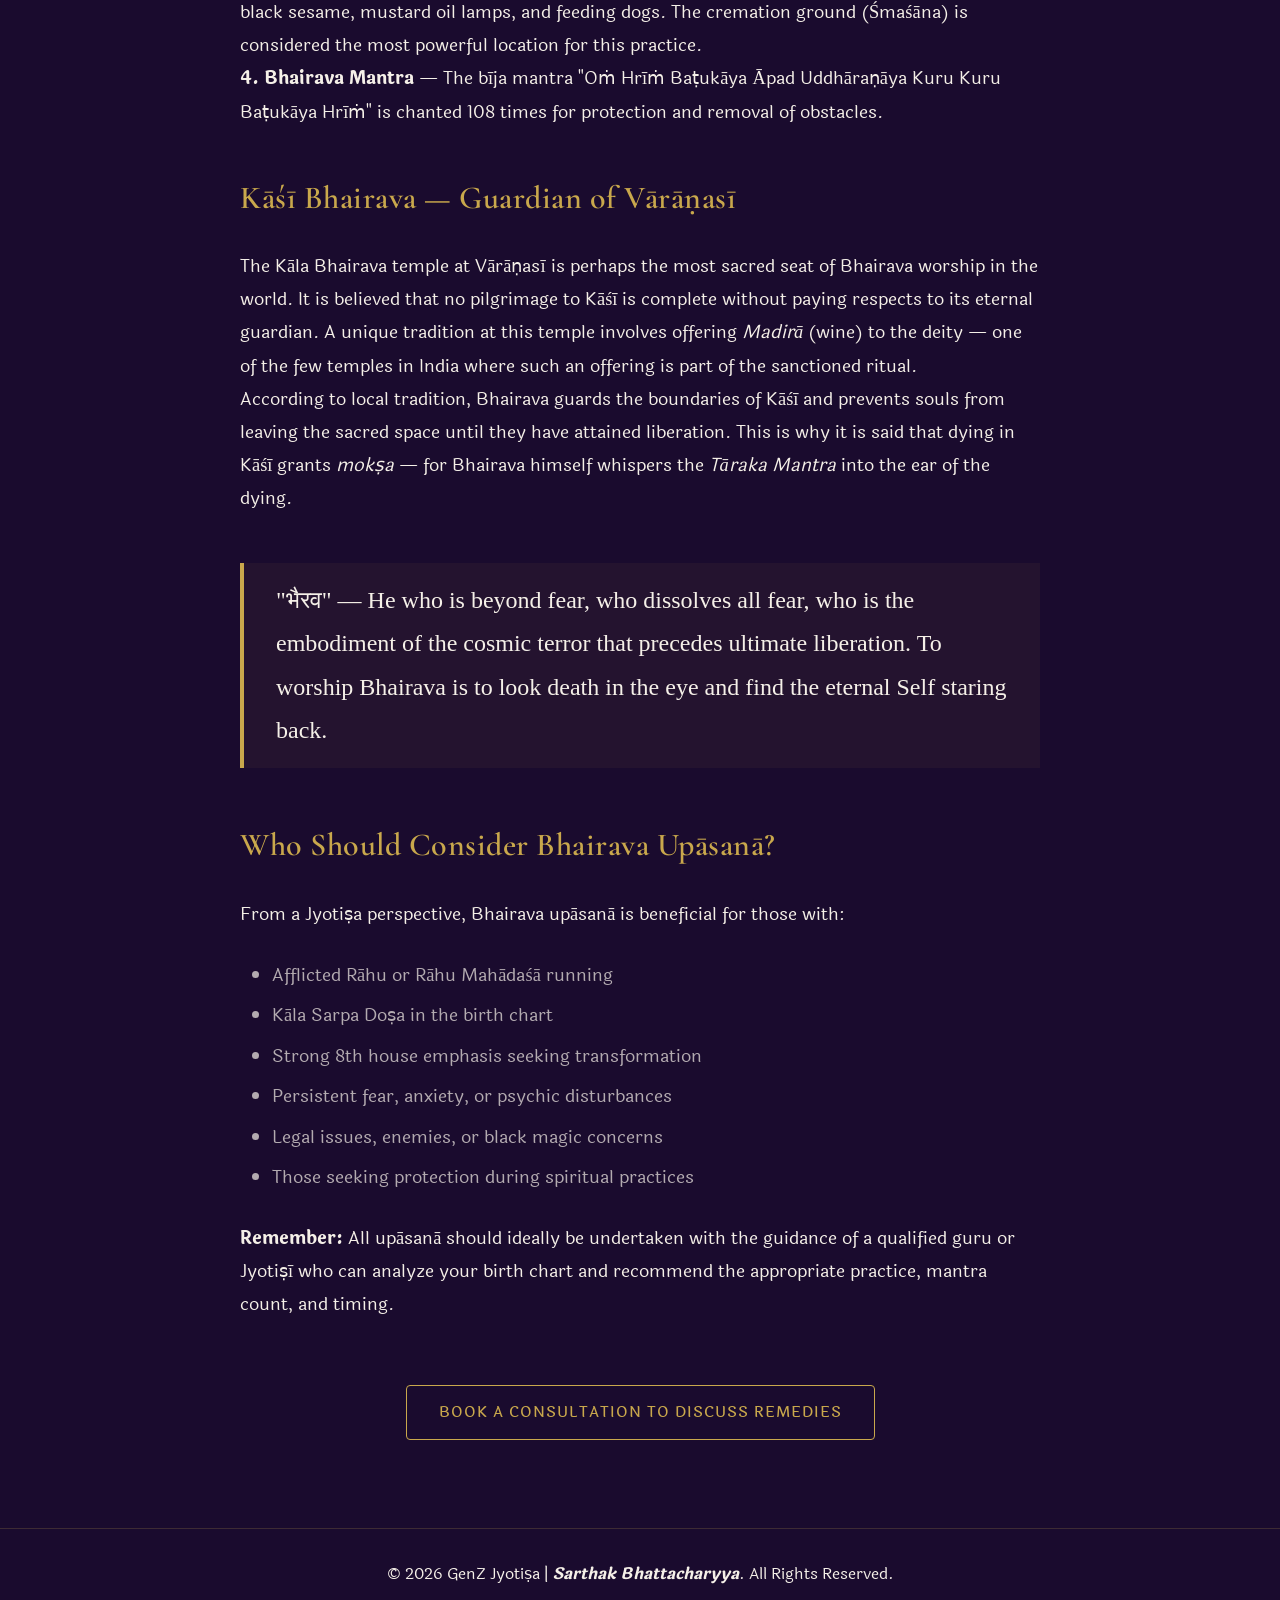
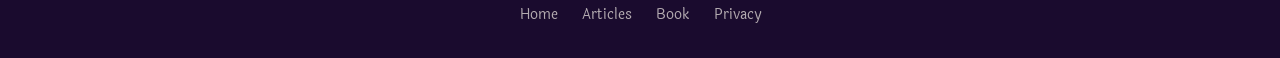
<file: articles/bhairava-upasana.html>
<!DOCTYPE html>
<html lang="en">
<head>
    <meta charset="UTF-8">
    <meta name="viewport" content="width=device-width, initial-scale=1.0, maximum-scale=1.0, user-scalable=no">
    <link rel="icon" type="image/png" href="../assets/rahu_icon.png">
    <link rel="manifest" href="../manifest.json">
    <meta name="theme-color" content="#0f051d">
    <meta name="apple-mobile-web-app-capable" content="yes">
    <meta name="apple-mobile-web-app-status-bar-style" content="black-translucent">
    <title>Bhairava Upāsanā — The Fierce Grace | GenZ Jyotiṣa</title>
    <meta name="description" content="Understanding Kāla Bhairava — Shiva's most terrifying and liberating form. The significance of Bhairava Upāsanā in Vedic and Tantric traditions.">
    <link rel="stylesheet" href="https://cdnjs.cloudflare.com/ajax/libs/font-awesome/6.5.1/css/all.min.css">
    <link href="https://fonts.googleapis.com/css2?family=Cormorant+Garamond:wght@400;500;600;700&family=Laila:wght@300;400;500;600;700&family=Outfit:wght@300;400;600;700;900&display=swap" rel="stylesheet">
    <link rel="stylesheet" href="../style.css">
</head>
<body>
    <!-- Navigation -->
    <nav class="navbar" id="navbar" style="top: 0 !important;">
        <a href="../index.html" class="nav-brand" style="flex-direction: row; align-items: center; gap: 0.8rem;">
            <span style="color: var(--accent-gold); font-size: 2rem; line-height: 1;">ॐ</span>
            <div style="display: flex; flex-direction: column;">
                GenZ Jyotiṣa
                <span class="nav-subtitle">Ancient Stars, Modern Souls</span>
            </div>
        </a>
        <div class="nav-links" id="nav-links">
            <a href="../index.html">Home</a>
            <a href="../index.html#about">About</a>
            <a href="../index.html#services">Services</a>
            <a href="../index.html#insights">Articles</a>
            <a href="../tradition.html">The Tradition</a>
        </div>
        <div class="hamburger" id="hamburger"><i class="fas fa-bars"></i></div>
    </nav>

    <!-- Article Header -->
    <header class="article-header" style="padding: 10rem 2rem 4rem; background: linear-gradient(rgba(26,11,46,0.85), rgba(26,11,46,0.95)), url('../assets/bhairava_upasana.png') center/cover no-repeat;">
        <span style="color: var(--accent-gold); font-size: 0.85rem; text-transform: uppercase; letter-spacing: 3px; font-weight: 600;">Upāsanā</span>
        <h1 style="font-size: clamp(2.2rem, 6vw, 3.5rem); margin: 1rem 0;">Bhairava Upāsanā</h1>
        <p class="article-meta">The Fierce Grace of Kāla Bhairava — Shiva's Most Terrifying and Liberating Form</p>
        <p style="color: var(--text-secondary); font-size: 0.9rem; margin-top: 1rem;">By Sarthak Bhattacharyya • GenZ Jyotiṣa</p>
    </header>

    <!-- Article Body -->
    <section class="section-padding">
        <div class="article-body">
            <p class="lead">
                In the vast pantheon of Hindu deities, few evoke the raw, untamed power of the Supreme Consciousness quite like <strong>Kāla Bhairava</strong> — the Lord of Time, the destroyer of fear, and the fierce guardian of the eight directions.
            </p>

            <h2>Who is Bhairava?</h2>
            <p>
                Bhairava (भैरव) is an extremely fierce manifestation of Lord Shiva, associated with annihilation. The word derives from three Sanskrit roots: <em>Bharaṇa</em> (sustenance), <em>Ramaṇa</em> (withdrawal), and <em>Vamana</em> (creation) — encapsulating the entire cosmic cycle. Another etymological interpretation is <em>Bhīru</em> (fear) + <em>Rava</em> (sound) — "the one whose very sound dispels all fear."
            </p>
            <p>
                According to the Śiva Purāṇa, Bhairava manifested when Lord Shiva severed the fifth head of Brahmā, who had developed ego-born arrogance. To atone for this cosmic act (Brahmahatyā), Bhairava wandered as the supreme ascetic — the skull of Brahmā attached to his hand — until he was absolved at the holy city of Vārāṇasī (Kāśī), where he became the eternal Koṭwāl (guardian) of the city.
            </p>

            <blockquote>
                "कालभैरवाष्टकम्" — The Kāla Bhairava Aṣṭakam composed by Ādi Śaṅkarācārya is the foremost hymn of Bhairava Upāsanā, chanted at the sacred Kāla Bhairava temple in Vārāṇasī.
            </blockquote>

            <h2>The Eight Bhairavas (Aṣṭa Bhairava)</h2>
            <p>
                The tradition speaks of eight primary manifestations, each guarding a cardinal and intermediate direction:
            </p>

            <div class="info-grid">
                <div class="info-card">
                    <h3>Asitāṅga Bhairava</h3>
                    <p>East direction • Controls lust and desire</p>
                </div>
                <div class="info-card">
                    <h3>Ruru Bhairava</h3>
                    <p>South-East • Grants intellectual prowess</p>
                </div>
                <div class="info-card">
                    <h3>Caṇḍa Bhairava</h3>
                    <p>South • Destroys negative forces</p>
                </div>
                <div class="info-card">
                    <h3>Krodha Bhairava</h3>
                    <p>South-West • Controls anger and ego</p>
                </div>
                <div class="info-card">
                    <h3>Unmatta Bhairava</h3>
                    <p>West • Purifies the mind</p>
                </div>
                <div class="info-card">
                    <h3>Kapāla Bhairava</h3>
                    <p>North-West • Removes obstacles</p>
                </div>
                <div class="info-card">
                    <h3>Bhīṣaṇa Bhairava</h3>
                    <p>North • Grants fearlessness</p>
                </div>
                <div class="info-card">
                    <h3>Saṁhāra Bhairava</h3>
                    <p>North-East • Complete liberation</p>
                </div>
            </div>

            <h2>Bhairava in Jyotiṣa</h2>
            <p>
                In the Vedic astrological tradition, Bhairava is intimately connected with <strong>Rāhu</strong> — the shadow planet that represents illusion, obsession, and worldly entanglement. Just as Rāhu devours the luminaries during eclipses, Bhairava swallows time itself. The worship of Bhairava is therefore considered one of the most potent remedies for afflicted Rāhu in the horoscope.
            </p>
            <p>
                Those undergoing <strong>Rāhu Mahādaśā</strong> or experiencing Rāhu transits over sensitive chart positions are traditionally guided toward Bhairava upāsanā. The dog (Śvāna), Bhairava's divine vehicle, is also associated with Rāhu — feeding black dogs on Saturdays is considered a powerful Rāhu remedy in many Jyotish traditions.
            </p>

            <table>
                <thead>
                    <tr>
                        <th>Jyotiṣa Signification</th>
                        <th>Bhairava Connection</th>
                    </tr>
                </thead>
                <tbody>
                    <tr><td>Rāhu afflictions</td><td>Primary deity for Rāhu śānti</td></tr>
                    <tr><td>Aṣṭama Bhāva (8th House)</td><td>Lord of transformation and hidden knowledge</td></tr>
                    <tr><td>Maṅgala (Mars) debilitation</td><td>Fierce warrior energy for strengthening Mars</td></tr>
                    <tr><td>Kāla Sarpa Yoga</td><td>Bhairava dissolves the serpent of time</td></tr>
                    <tr><td>Śani (Saturn) afflictions</td><td>Saturday worship of Bhairava pacifies Saturn</td></tr>
                </tbody>
            </table>

            <h2>The Practice of Bhairava Upāsanā</h2>
            <p>
                Bhairava upāsanā is not for the casual practitioner. It demands strict discipline, purity of intention, and fearless surrender. The primary practices include:
            </p>
            <p>
                <strong>1. Kāla Bhairava Aṣṭakam</strong> — Recitation of Ādi Śaṅkarācārya's eight-verse hymn, ideally during Rāhu Kāla or at midnight. Each verse invokes a different aspect of Bhairava's protection and grace.
            </p>
            <p>
                <strong>2. Bhairava Dhyāna</strong> — Meditation on the fierce form of Bhairava — dark-complexioned, adorned with serpents and skulls, holding a trident and damaru, accompanied by his divine dog. The visualization is intense and transforms the practitioner's fear into power.
            </p>
            <p>
                <strong>3. Saturday and Tuesday observances</strong> — Special worship on these days, with offerings of black sesame, mustard oil lamps, and feeding dogs. The cremation ground (Śmaśāna) is considered the most powerful location for this practice.
            </p>
            <p>
                <strong>4. Bhairava Mantra</strong> — The bīja mantra "Oṁ Hrīṁ Baṭukāya Āpad Uddhāraṇāya Kuru Kuru Baṭukāya Hrīṁ" is chanted 108 times for protection and removal of obstacles.
            </p>

            <h2>Kāśī Bhairava — Guardian of Vārāṇasī</h2>
            <p>
                The Kāla Bhairava temple at Vārāṇasī is perhaps the most sacred seat of Bhairava worship in the world. It is believed that no pilgrimage to Kāśī is complete without paying respects to its eternal guardian. A unique tradition at this temple involves offering <em>Madirā</em> (wine) to the deity — one of the few temples in India where such an offering is part of the sanctioned ritual.
            </p>
            <p>
                According to local tradition, Bhairava guards the boundaries of Kāśī and prevents souls from leaving the sacred space until they have attained liberation. This is why it is said that dying in Kāśī grants <em>mokṣa</em> — for Bhairava himself whispers the <em>Tāraka Mantra</em> into the ear of the dying.
            </p>

            <blockquote>
                "भैरव" — He who is beyond fear, who dissolves all fear, who is the embodiment of the cosmic terror that precedes ultimate liberation. To worship Bhairava is to look death in the eye and find the eternal Self staring back.
            </blockquote>

            <h2>Who Should Consider Bhairava Upāsanā?</h2>
            <p>
                From a Jyotiṣa perspective, Bhairava upāsanā is beneficial for those with:
            </p>
            <ul style="color: var(--text-secondary); padding-left: 2rem; margin: 1.5rem 0; line-height: 2.2;">
                <li>Afflicted Rāhu or Rāhu Mahādaśā running</li>
                <li>Kāla Sarpa Doṣa in the birth chart</li>
                <li>Strong 8th house emphasis seeking transformation</li>
                <li>Persistent fear, anxiety, or psychic disturbances</li>
                <li>Legal issues, enemies, or black magic concerns</li>
                <li>Those seeking protection during spiritual practices</li>
            </ul>
            <p>
                <strong>Remember:</strong> All upāsanā should ideally be undertaken with the guidance of a qualified guru or Jyotiṣī who can analyze your birth chart and recommend the appropriate practice, mantra count, and timing.
            </p>

            <div style="text-align: center; margin: 4rem 0 2rem;">
                <a href="../index.html#booking" class="btn btn-outline">Book a Consultation to Discuss Remedies</a>
            </div>
        </div>
    </section>

    <!-- Footer -->
    <footer style="padding: 2rem; text-align: center; border-top: 1px solid var(--border-light);">
        <p>© 2026 GenZ Jyotiṣa | <strong><em>Sarthak Bhattacharyya</em></strong>. All Rights Reserved.</p>
        <div style="margin-top: 1rem; display: flex; justify-content: center; gap: 1.5rem; flex-wrap: wrap;">
            <a href="../index.html" style="font-size: 0.9rem; color: var(--text-secondary);">Home</a>
            <a href="../index.html#insights" style="font-size: 0.9rem; color: var(--text-secondary);">Articles</a>
            <a href="../index.html#booking" style="font-size: 0.9rem; color: var(--text-secondary);">Book</a>
            <a href="../privacy.html" style="font-size: 0.9rem; color: var(--text-secondary);">Privacy</a>
        </div>
    </footer>

    <a href="https://wa.me/919630958614" target="_blank" class="floating-wa"><i class="fab fa-whatsapp"></i></a>

    <script>
        // Minimal navbar + hamburger logic for article pages
        const hamburger = document.getElementById('hamburger');
        const navLinks = document.getElementById('nav-links');
        if (hamburger) {
            hamburger.addEventListener('click', () => {
                navLinks.classList.toggle('active');
                const icon = hamburger.querySelector('i');
                icon.classList.toggle('fa-bars');
                icon.classList.toggle('fa-times');
            });
        }
        const navbar = document.getElementById('navbar');
        window.addEventListener('scroll', () => { navbar.classList[window.scrollY > 50 ? 'add' : 'remove']('scrolled'); });
    </script>
</body>
</html>
</file>
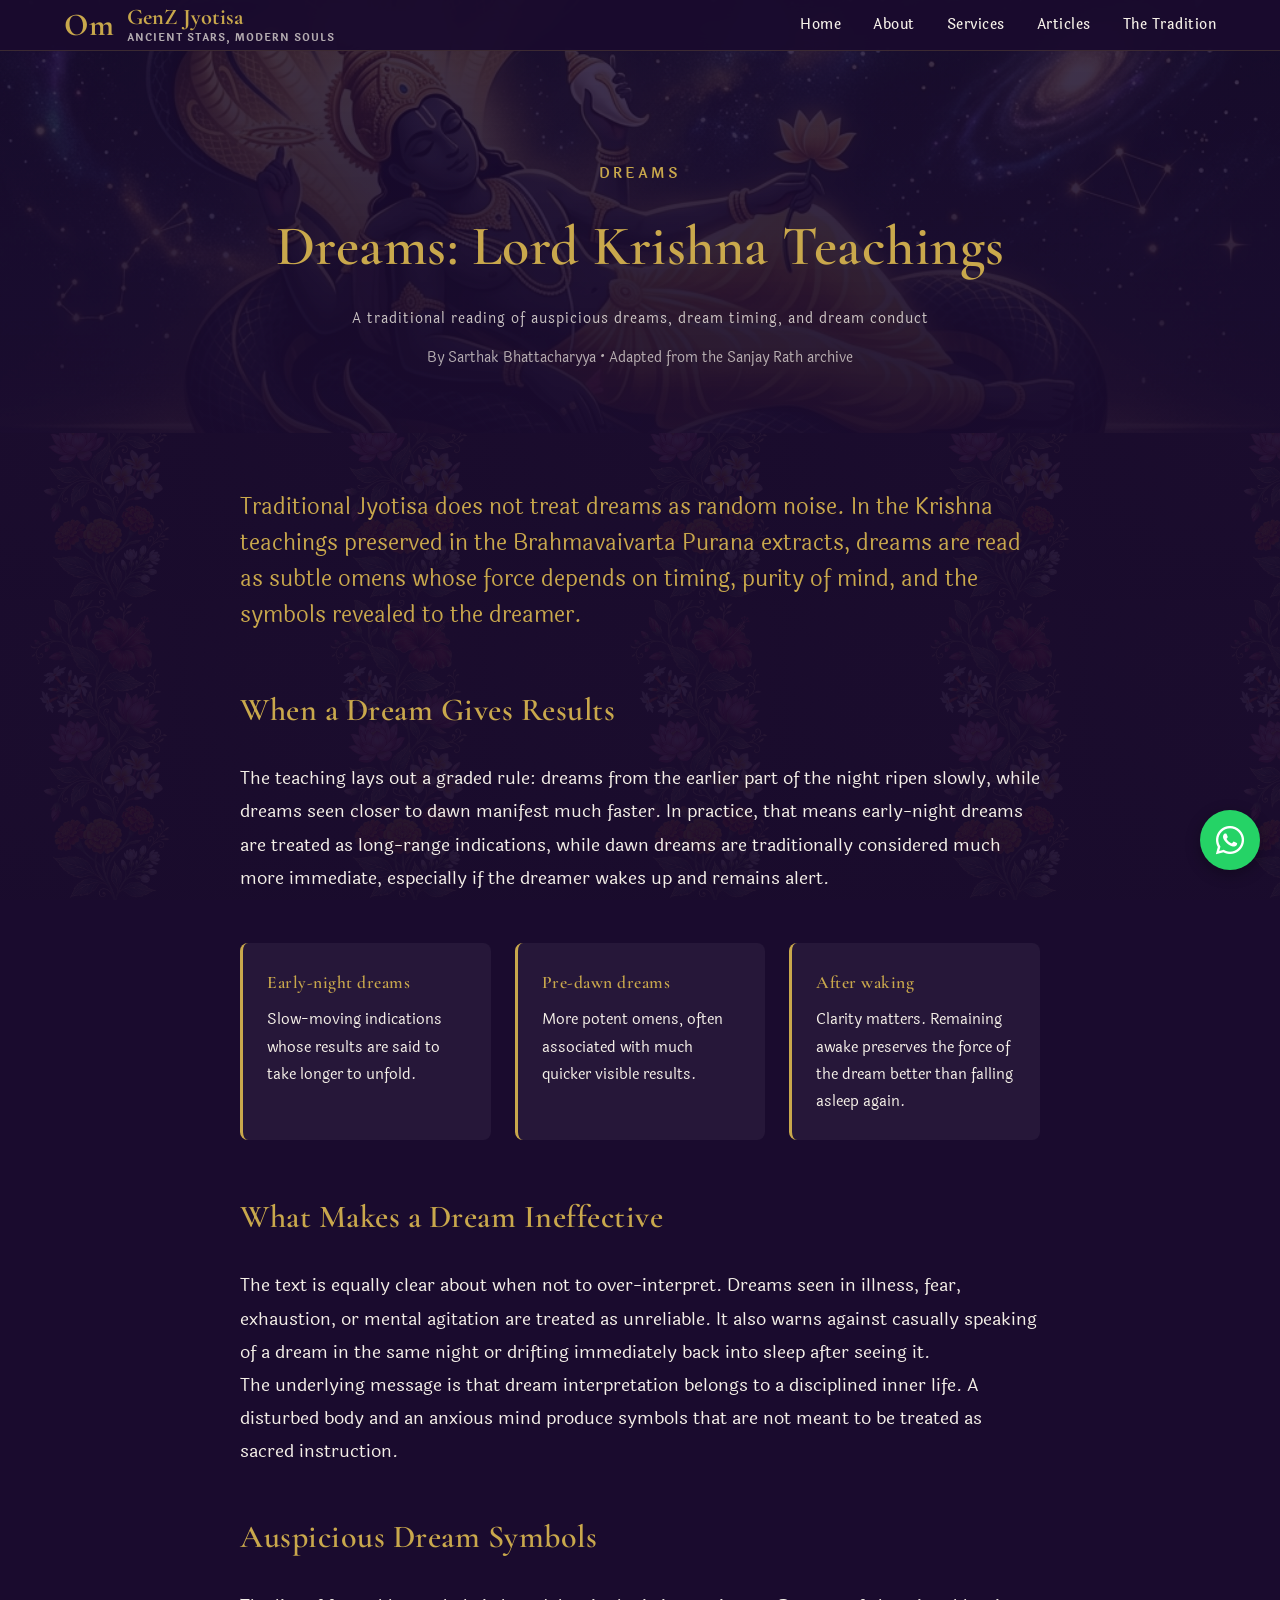
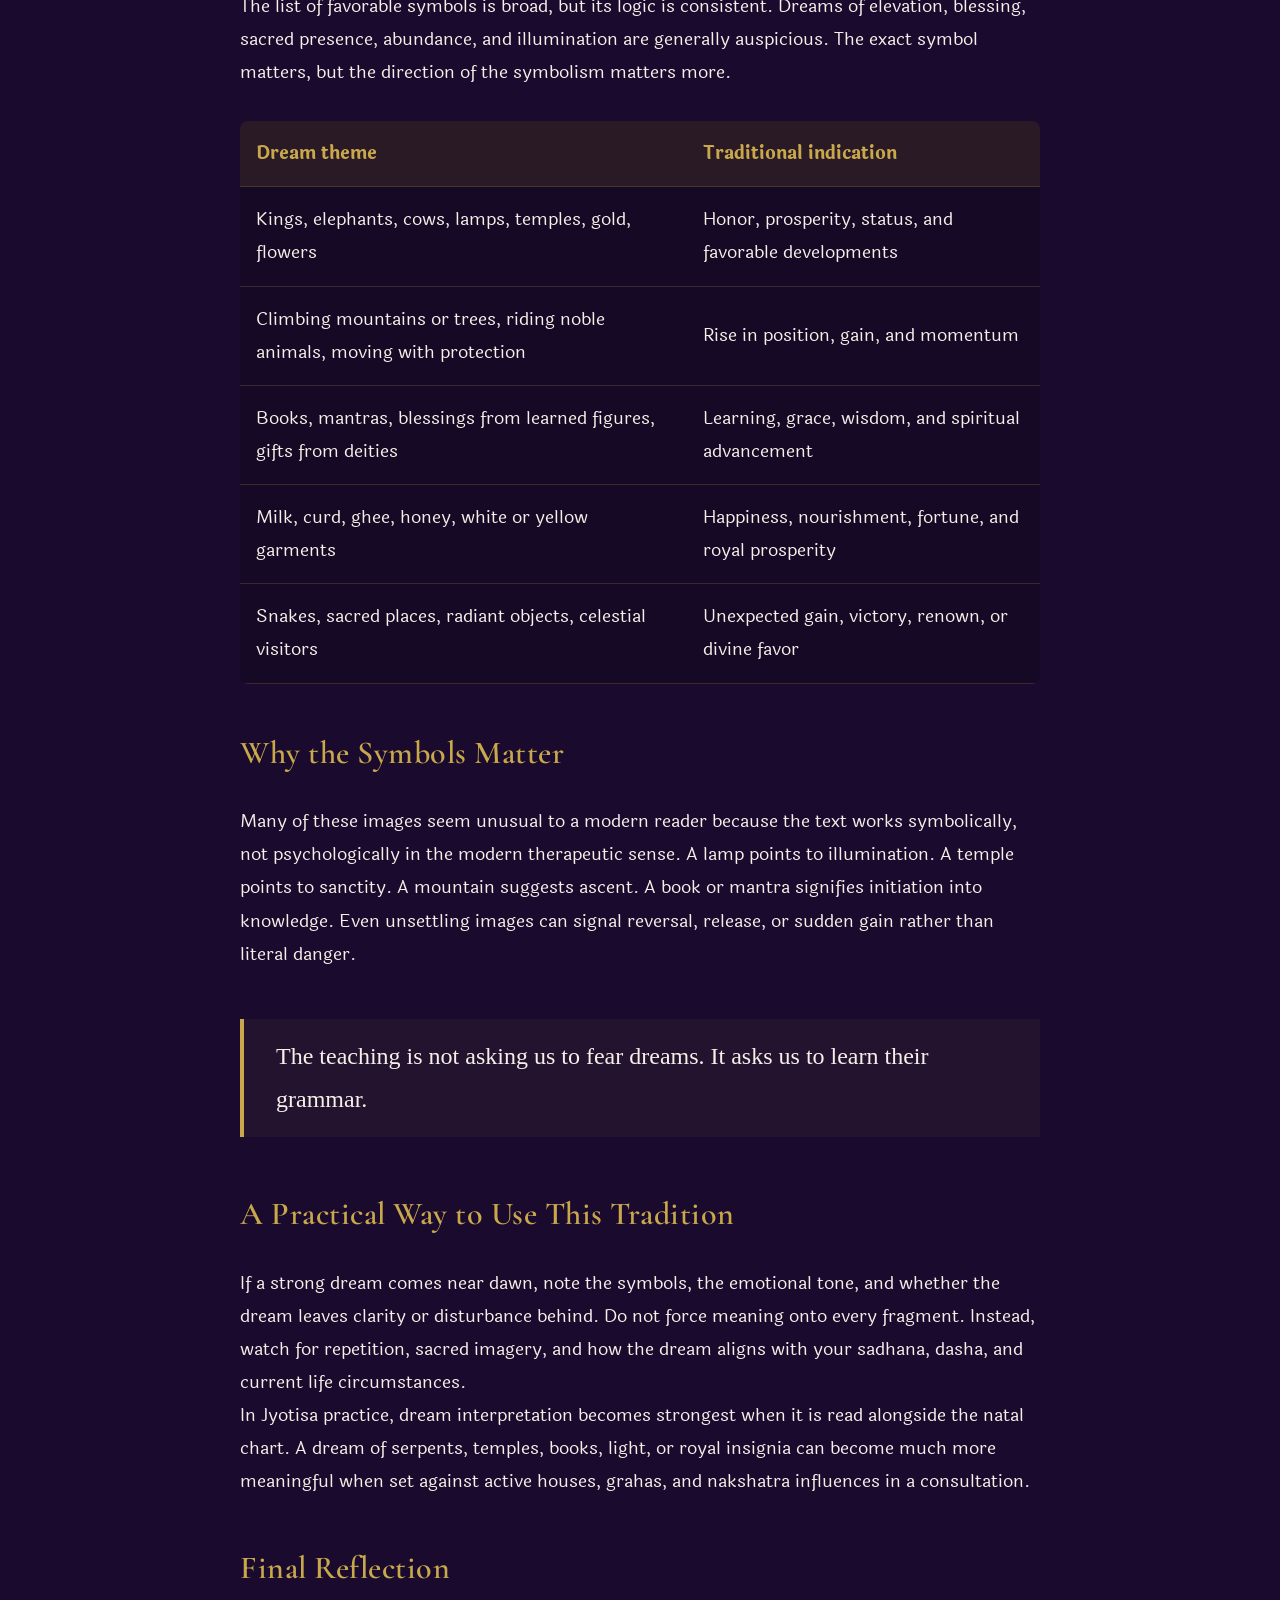
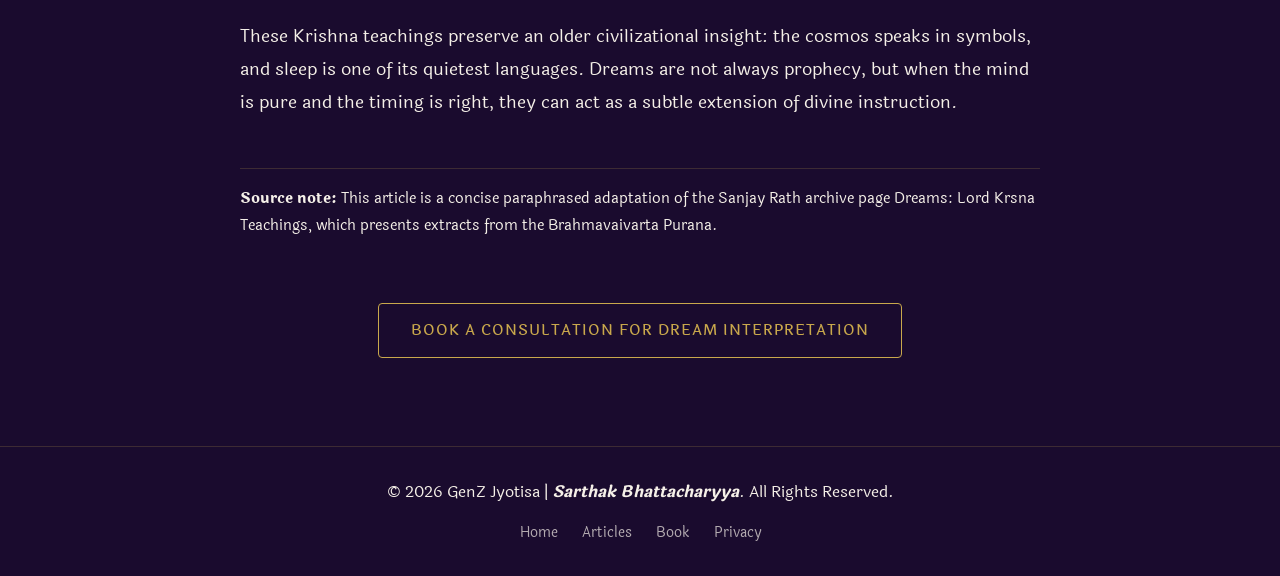
<file: articles/dreams-lord-krishna-teachings.html>
<!DOCTYPE html>
<html lang="en">
<head>
    <meta charset="UTF-8">
    <meta name="viewport" content="width=device-width, initial-scale=1.0, maximum-scale=1.0, user-scalable=no">
    <link rel="icon" type="image/png" href="../assets/rahu_icon.png">
    <link rel="manifest" href="../manifest.json">
    <meta name="theme-color" content="#0f051d">
    <meta name="apple-mobile-web-app-capable" content="yes">
    <meta name="apple-mobile-web-app-status-bar-style" content="black-translucent">
    <title>Dreams: Lord Krishna Teachings | GenZ Jyotisa</title>
    <meta name="description" content="A concise article on auspicious dreams, dream timing, and dream conduct based on the Krishna teachings preserved in the Brahmavaivarta Purana extracts shared by Sanjay Rath.">
    <link rel="stylesheet" href="https://cdnjs.cloudflare.com/ajax/libs/font-awesome/6.5.1/css/all.min.css">
    <link href="https://fonts.googleapis.com/css2?family=Cormorant+Garamond:wght@400;500;600;700&family=Laila:wght@300;400;500;600;700&family=Outfit:wght@300;400;600;700;900&display=swap" rel="stylesheet">
    <link rel="stylesheet" href="../style.css">
</head>
<body>
    <nav class="navbar" id="navbar" style="top: 0 !important;">
        <a href="../index.html" class="nav-brand" style="flex-direction: row; align-items: center; gap: 0.8rem;">
            <span style="color: var(--accent-gold); font-size: 2rem; line-height: 1;">Om</span>
            <div style="display: flex; flex-direction: column;">
                GenZ Jyotisa
                <span class="nav-subtitle">Ancient Stars, Modern Souls</span>
            </div>
        </a>
        <div class="nav-links" id="nav-links">
            <a href="../index.html">Home</a>
            <a href="../index.html#about">About</a>
            <a href="../index.html#services">Services</a>
            <a href="../index.html#insights">Articles</a>
            <a href="../tradition.html">The Tradition</a>
        </div>
        <div class="hamburger" id="hamburger"><i class="fas fa-bars"></i></div>
    </nav>

    <header class="article-header" style="padding: 10rem 2rem 4rem; background: linear-gradient(rgba(26,11,46,0.82), rgba(26,11,46,0.95)), url('../assets/vishnu_nidra_dreams_1774753737372.png') center/cover no-repeat;">
        <span style="color: var(--accent-gold); font-size: 0.85rem; text-transform: uppercase; letter-spacing: 3px; font-weight: 600;">Dreams</span>
        <h1 style="font-size: clamp(2.2rem, 6vw, 3.5rem); margin: 1rem 0;">Dreams: Lord Krishna Teachings</h1>
        <p class="article-meta">A traditional reading of auspicious dreams, dream timing, and dream conduct</p>
        <p style="color: var(--text-secondary); font-size: 0.9rem; margin-top: 1rem;">By Sarthak Bhattacharyya • Adapted from the Sanjay Rath archive</p>
    </header>

    <section class="section-padding">
        <div class="article-body">
            <p class="lead">
                Traditional Jyotisa does not treat dreams as random noise. In the Krishna teachings preserved in the Brahmavaivarta Purana extracts, dreams are read as subtle omens whose force depends on timing, purity of mind, and the symbols revealed to the dreamer.
            </p>

            <h2>When a Dream Gives Results</h2>
            <p>
                The teaching lays out a graded rule: dreams from the earlier part of the night ripen slowly, while dreams seen closer to dawn manifest much faster. In practice, that means early-night dreams are treated as long-range indications, while dawn dreams are traditionally considered much more immediate, especially if the dreamer wakes up and remains alert.
            </p>

            <div class="info-grid">
                <div class="info-card">
                    <h3>Early-night dreams</h3>
                    <p>Slow-moving indications whose results are said to take longer to unfold.</p>
                </div>
                <div class="info-card">
                    <h3>Pre-dawn dreams</h3>
                    <p>More potent omens, often associated with much quicker visible results.</p>
                </div>
                <div class="info-card">
                    <h3>After waking</h3>
                    <p>Clarity matters. Remaining awake preserves the force of the dream better than falling asleep again.</p>
                </div>
            </div>

            <h2>What Makes a Dream Ineffective</h2>
            <p>
                The text is equally clear about when not to over-interpret. Dreams seen in illness, fear, exhaustion, or mental agitation are treated as unreliable. It also warns against casually speaking of a dream in the same night or drifting immediately back into sleep after seeing it.
            </p>
            <p>
                The underlying message is that dream interpretation belongs to a disciplined inner life. A disturbed body and an anxious mind produce symbols that are not meant to be treated as sacred instruction.
            </p>

            <h2>Auspicious Dream Symbols</h2>
            <p>
                The list of favorable symbols is broad, but its logic is consistent. Dreams of elevation, blessing, sacred presence, abundance, and illumination are generally auspicious. The exact symbol matters, but the direction of the symbolism matters more.
            </p>

            <table>
                <thead>
                    <tr>
                        <th>Dream theme</th>
                        <th>Traditional indication</th>
                    </tr>
                </thead>
                <tbody>
                    <tr><td>Kings, elephants, cows, lamps, temples, gold, flowers</td><td>Honor, prosperity, status, and favorable developments</td></tr>
                    <tr><td>Climbing mountains or trees, riding noble animals, moving with protection</td><td>Rise in position, gain, and momentum</td></tr>
                    <tr><td>Books, mantras, blessings from learned figures, gifts from deities</td><td>Learning, grace, wisdom, and spiritual advancement</td></tr>
                    <tr><td>Milk, curd, ghee, honey, white or yellow garments</td><td>Happiness, nourishment, fortune, and royal prosperity</td></tr>
                    <tr><td>Snakes, sacred places, radiant objects, celestial visitors</td><td>Unexpected gain, victory, renown, or divine favor</td></tr>
                </tbody>
            </table>

            <h2>Why the Symbols Matter</h2>
            <p>
                Many of these images seem unusual to a modern reader because the text works symbolically, not psychologically in the modern therapeutic sense. A lamp points to illumination. A temple points to sanctity. A mountain suggests ascent. A book or mantra signifies initiation into knowledge. Even unsettling images can signal reversal, release, or sudden gain rather than literal danger.
            </p>

            <blockquote>
                The teaching is not asking us to fear dreams. It asks us to learn their grammar.
            </blockquote>

            <h2>A Practical Way to Use This Tradition</h2>
            <p>
                If a strong dream comes near dawn, note the symbols, the emotional tone, and whether the dream leaves clarity or disturbance behind. Do not force meaning onto every fragment. Instead, watch for repetition, sacred imagery, and how the dream aligns with your sadhana, dasha, and current life circumstances.
            </p>
            <p>
                In Jyotisa practice, dream interpretation becomes strongest when it is read alongside the natal chart. A dream of serpents, temples, books, light, or royal insignia can become much more meaningful when set against active houses, grahas, and nakshatra influences in a consultation.
            </p>

            <h2>Final Reflection</h2>
            <p>
                These Krishna teachings preserve an older civilizational insight: the cosmos speaks in symbols, and sleep is one of its quietest languages. Dreams are not always prophecy, but when the mind is pure and the timing is right, they can act as a subtle extension of divine instruction.
            </p>

            <p style="margin-top: 3rem; font-size: 0.95rem; border-top: 1px solid var(--border-light); padding-top: 1rem;">
                <strong>Source note:</strong> This article is a concise paraphrased adaptation of the Sanjay Rath archive page
                <a href="https://srath.com/misc/k%E1%B9%9B%E1%B9%A3%E1%B9%87a-teachings-dreams/" target="_blank" rel="noopener noreferrer">Dreams: Lord Krsna Teachings</a>,
                which presents extracts from the Brahmavaivarta Purana.
            </p>

            <div style="text-align: center; margin: 4rem 0 2rem;">
                <a href="../index.html#booking" class="btn btn-outline">Book a Consultation for Dream Interpretation</a>
            </div>
        </div>
    </section>

    <footer style="padding: 2rem; text-align: center; border-top: 1px solid var(--border-light);">
        <p>&copy; 2026 GenZ Jyotisa | <strong><em>Sarthak Bhattacharyya</em></strong>. All Rights Reserved.</p>
        <div style="margin-top: 1rem; display: flex; justify-content: center; gap: 1.5rem; flex-wrap: wrap;">
            <a href="../index.html" style="font-size: 0.9rem; color: var(--text-secondary);">Home</a>
            <a href="../index.html#insights" style="font-size: 0.9rem; color: var(--text-secondary);">Articles</a>
            <a href="../index.html#booking" style="font-size: 0.9rem; color: var(--text-secondary);">Book</a>
            <a href="../privacy.html" style="font-size: 0.9rem; color: var(--text-secondary);">Privacy</a>
        </div>
    </footer>

    <a href="https://wa.me/919630958614" target="_blank" class="floating-wa"><i class="fab fa-whatsapp"></i></a>

    <script>
        const hamburger = document.getElementById('hamburger');
        const navLinks = document.getElementById('nav-links');
        if (hamburger) {
            hamburger.addEventListener('click', () => {
                navLinks.classList.toggle('active');
                const icon = hamburger.querySelector('i');
                icon.classList.toggle('fa-bars');
                icon.classList.toggle('fa-times');
            });
        }
        const navbar = document.getElementById('navbar');
        window.addEventListener('scroll', () => {
            navbar.classList[window.scrollY > 50 ? 'add' : 'remove']('scrolled');
        });
    </script>
</body>
</html>
</file>
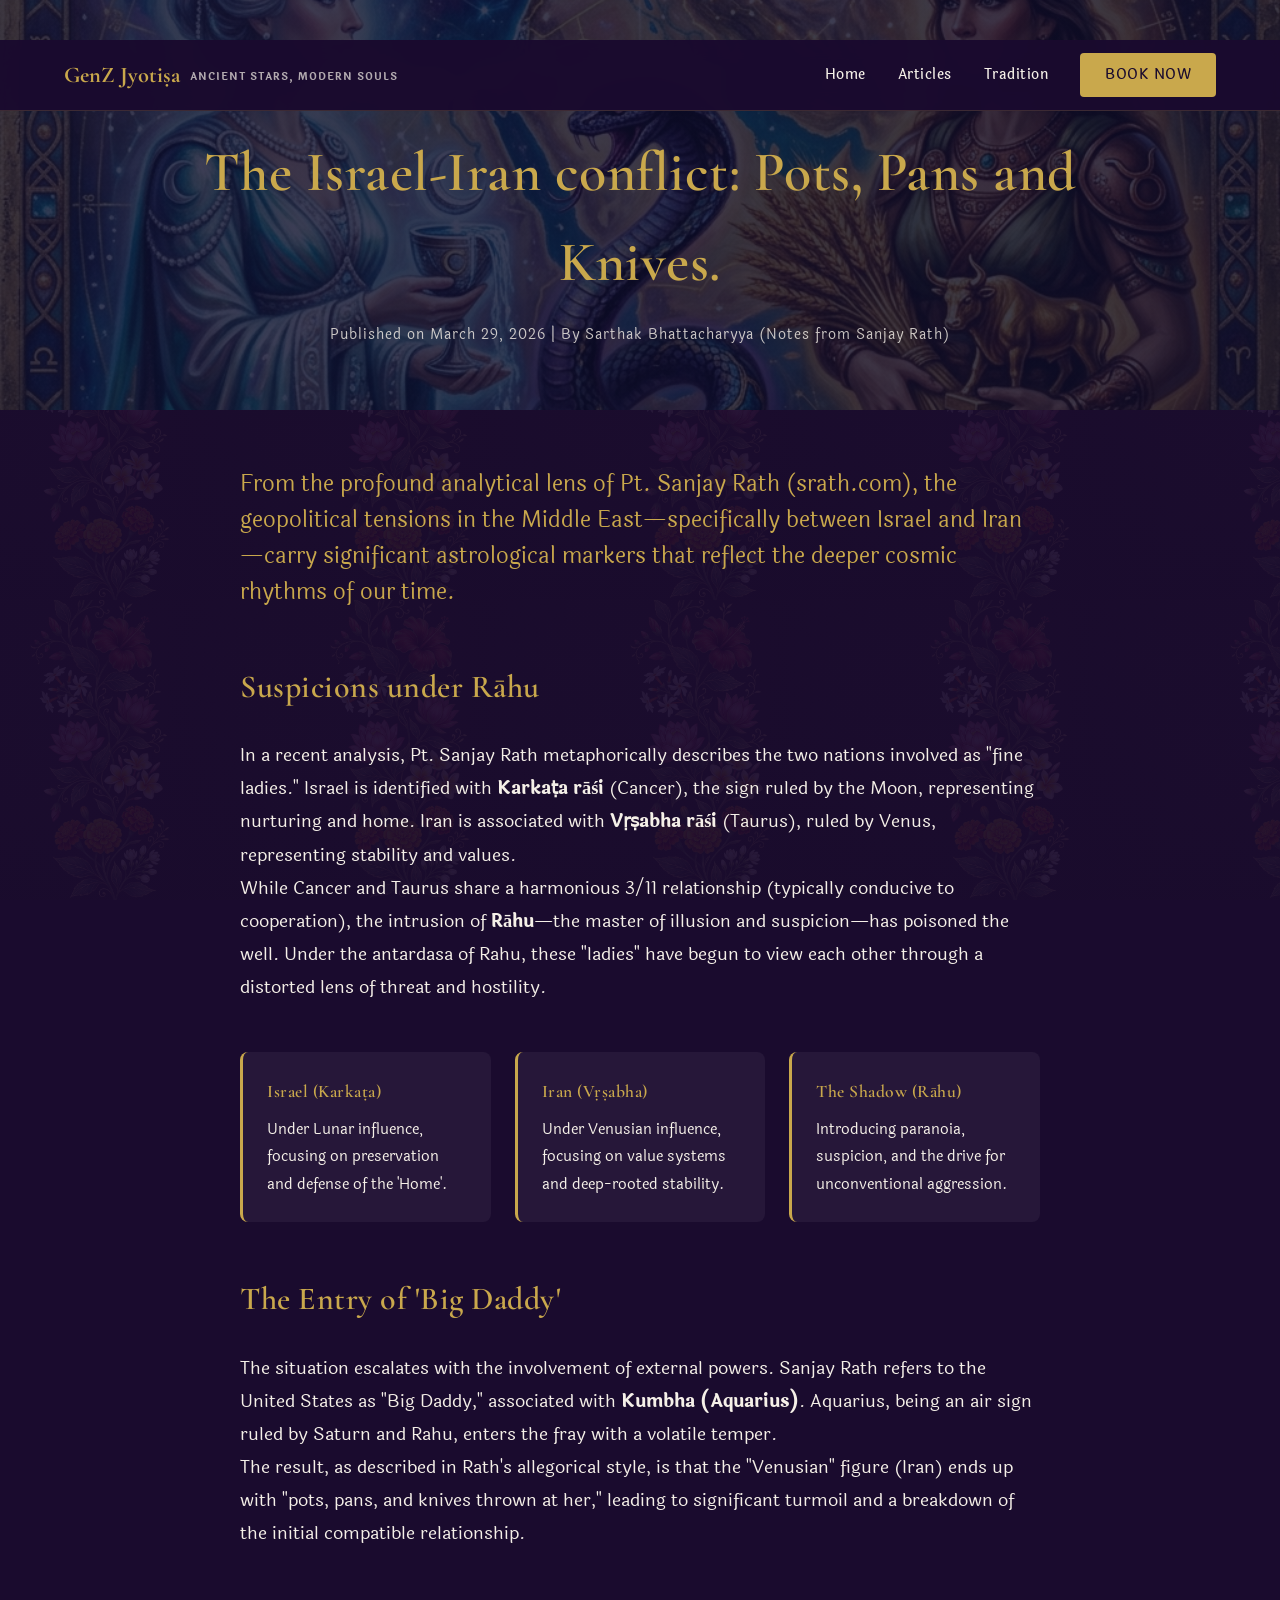
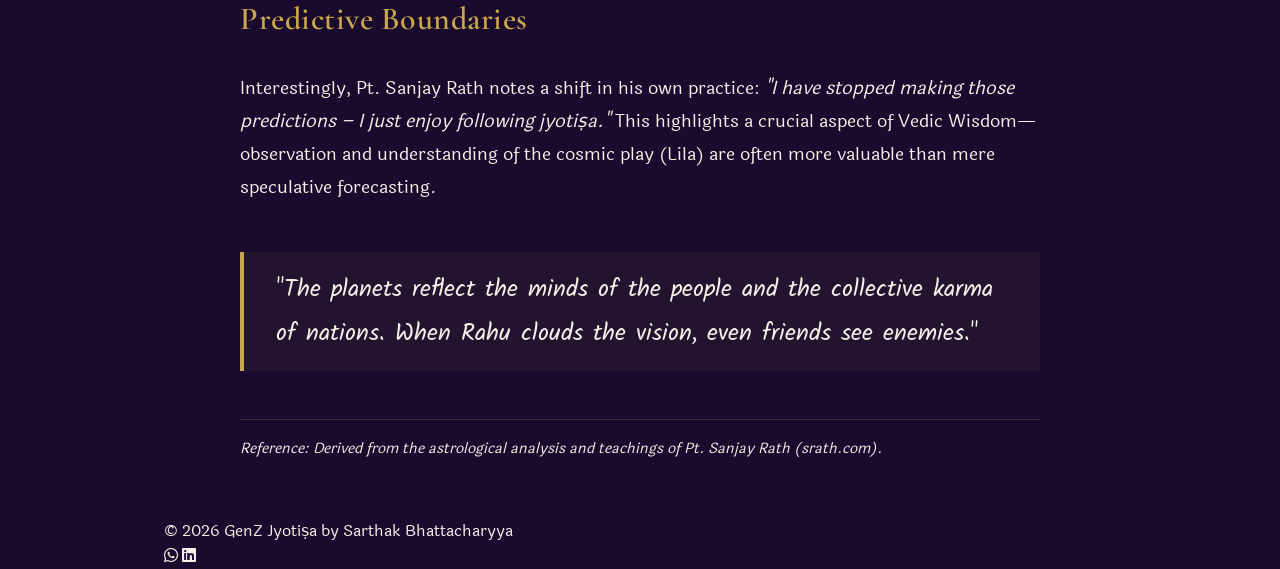
<file: articles/israel-iran.html>
<!DOCTYPE html>
<html lang="en">
<head>
    <meta charset="UTF-8">
    <meta name="viewport" content="width=device-width, initial-scale=1.0">
    <title>Israel-Iran Conflict: A Jyotiṣa Perspective | GenZ Jyotiṣa</title>
    <link rel="icon" type="image/png" href="../assets/rahu_icon.png">
    <link rel="apple-touch-icon" href="../assets/rahu_icon.png">
    <link rel="stylesheet" href="../style.css">
    <link href="https://fonts.googleapis.com/css2?family=Outfit:wght@300;400;600;700;900&family=Kalam:wght@400;700&display=swap" rel="stylesheet">
    <link rel="stylesheet" href="https://cdnjs.cloudflare.com/ajax/libs/font-awesome/6.4.0/css/all.min.css">
</head>
<body class="article-page">
    <nav class="navbar scrolled">
        <a href="../index.html" class="nav-brand">
            GenZ Jyotiṣa
            <span class="nav-subtitle">Ancient Stars, Modern Souls</span>
        </a>
        <div class="nav-links">
            <a href="../index.html">Home</a>
            <a href="../index.html#insights">Articles</a>
            <a href="../tradition.html">Tradition</a>
            <a href="../index.html#booking" class="btn btn-primary">Book Now</a>
        </div>
    </nav>

    <article class="article-content">
        <header class="article-header" style="background: linear-gradient(rgba(13,13,43,0.8), rgba(13,13,43,0.8)), url('../assets/israel_iran_astrology.jpg'); background-size: cover; background-position: center;">
            <div class="container">
                <h1 class="devnagari-style">The Israel-Iran conflict: Pots, Pans and Knives.</h1>
                <p class="article-meta">Published on March 29, 2026 | By Sarthak Bhattacharyya (Notes from Sanjay Rath)</p>
            </div>
        </header>

        <section class="section-padding container">
            <div class="article-body">
                <p class="lead">From the profound analytical lens of Pt. Sanjay Rath (srath.com), the geopolitical tensions in the Middle East—specifically between Israel and Iran—carry significant astrological markers that reflect the deeper cosmic rhythms of our time.</p>

                <h2>Suspicions under Rāhu</h2>
                <p>In a recent analysis, Pt. Sanjay Rath metaphorically describes the two nations involved as "fine ladies." Israel is identified with <strong>Karkaṭa rāśi</strong> (Cancer), the sign ruled by the Moon, representing nurturing and home. Iran is associated with <strong>Vṛṣabha rāśi</strong> (Taurus), ruled by Venus, representing stability and values.</p>

                <p>While Cancer and Taurus share a harmonious 3/11 relationship (typically conducive to cooperation), the intrusion of <strong>Rāhu</strong>—the master of illusion and suspicion—has poisoned the well. Under the antardasa of Rahu, these "ladies" have begun to view each other through a distorted lens of threat and hostility.</p>

                <div class="info-grid">
                    <div class="info-card">
                        <h3>Israel (Karkaṭa)</h3>
                        <p>Under Lunar influence, focusing on preservation and defense of the 'Home'.</p>
                    </div>
                    <div class="info-card">
                        <h3>Iran (Vṛṣabha)</h3>
                        <p>Under Venusian influence, focusing on value systems and deep-rooted stability.</p>
                    </div>
                    <div class="info-card">
                        <h3>The Shadow (Rāhu)</h3>
                        <p>Introducing paranoia, suspicion, and the drive for unconventional aggression.</p>
                    </div>
                </div>

                <h2>The Entry of 'Big Daddy'</h2>
                <p>The situation escalates with the involvement of external powers. Sanjay Rath refers to the United States as "Big Daddy," associated with <strong>Kumbha (Aquarius)</strong>. Aquarius, being an air sign ruled by Saturn and Rahu, enters the fray with a volatile temper.</p>
                
                <p>The result, as described in Rath's allegorical style, is that the "Venusian" figure (Iran) ends up with "pots, pans, and knives thrown at her," leading to significant turmoil and a breakdown of the initial compatible relationship.</p>

                <h2>Predictive Boundaries</h2>
                <p>Interestingly, Pt. Sanjay Rath notes a shift in his own practice: <em>"I have stopped making those predictions – I just enjoy following jyotiṣa."</em> This highlights a crucial aspect of Vedic Wisdom—observation and understanding of the cosmic play (Lila) are often more valuable than mere speculative forecasting.</p>

                <blockquote>
                    "The planets reflect the minds of the people and the collective karma of nations. When Rahu clouds the vision, even friends see enemies."
                </blockquote>

                <p style="margin-top: 3rem; font-size: 0.9rem; border-top: 1px solid var(--border-light); padding-top: 1rem;">
                    <em>Reference: Derived from the astrological analysis and teachings of Pt. Sanjay Rath (srath.com).</em>
                </p>
            </div>
        </section>
    </article>

    <footer class="footer">
        <div class="container">
            <p>&copy; 2026 GenZ Jyotiṣa by Sarthak Bhattacharyya</p>
            <div class="social-links">
                <a href="#"><i class="fab fa-whatsapp"></i></a>
                <a href="https://www.linkedin.com/in/sarthak-bhattacharyya-735489399/" target="_blank"><i class="fab fa-linkedin"></i></a>
            </div>
        </div>
    </footer>
</body>
</html>
</file>
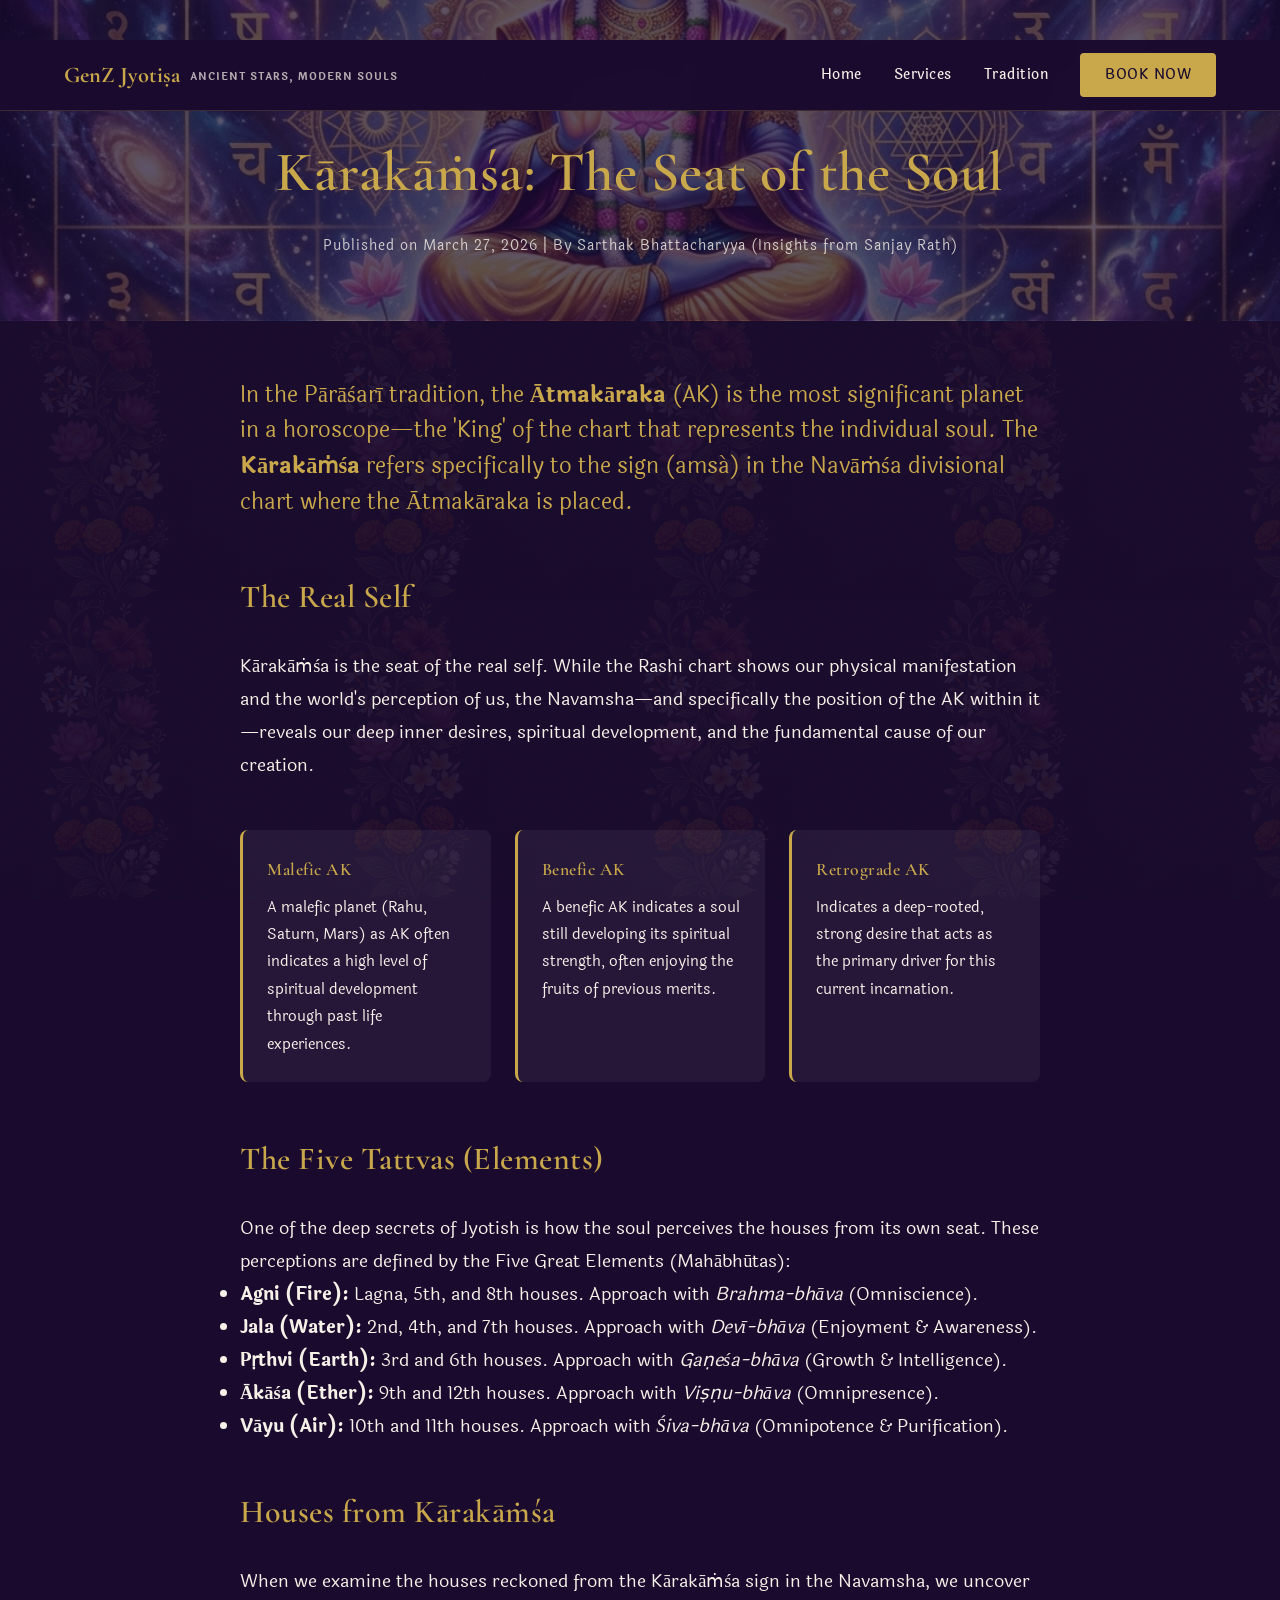
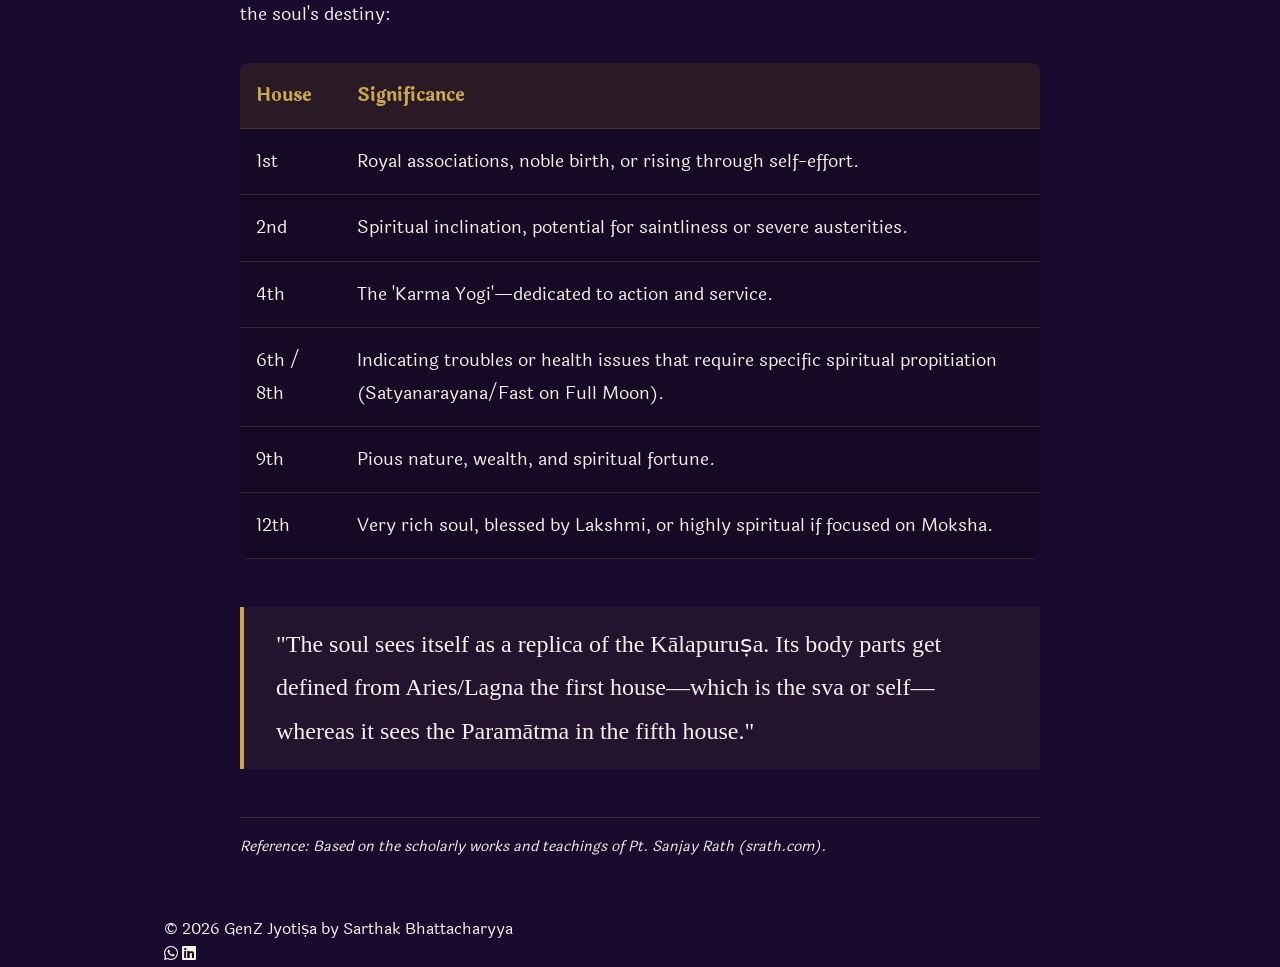
<file: articles/karakamsa.html>
<!DOCTYPE html>
<html lang="en">
<head>
    <meta charset="UTF-8">
    <meta name="viewport" content="width=device-width, initial-scale=1.0">
    <title>Kārakāṁśa: The Soul's Seat | GenZ Jyotiṣa</title>
    <link rel="icon" type="image/png" href="../assets/rahu_icon.png">
    <link rel="apple-touch-icon" href="../assets/rahu_icon.png">
    <link rel="manifest" href="../manifest.json">
    <link rel="stylesheet" href="../style.css">
    <link href="https://fonts.googleapis.com/css2?family=Cormorant+Garamond:wght@400;500;600;700&family=Laila:wght@300;400;500;600;700&family=Outfit:wght@300;400;600;700;900&display=swap" rel="stylesheet">
    <link rel="stylesheet" href="https://cdnjs.cloudflare.com/ajax/libs/font-awesome/6.4.0/css/all.min.css">
</head>
<body class="article-page">
    <nav class="navbar scrolled">
        <a href="../index.html" class="nav-brand">
            GenZ Jyotiṣa
            <span class="nav-subtitle">Ancient Stars, Modern Souls</span>
        </a>
        <div class="nav-links">
            <a href="../index.html">Home</a>
            <a href="../index.html#services">Services</a>
            <a href="../tradition.html">Tradition</a>
            <a href="../index.html#booking" class="btn btn-primary">Book Now</a>
        </div>
    </nav>

    <article class="article-content">
        <header class="article-header" style="background: linear-gradient(rgba(26, 11, 46, 0.7), rgba(26, 11, 46, 0.7)), url('../assets/karakamsa.jpg'); background-size: cover; background-position: center;">
            <div class="container">
                <h1 class="devnagari-style">Kārakāṁśa: The Seat of the Soul</h1>
                <p class="article-meta">Published on March 27, 2026 | By Sarthak Bhattacharyya (Insights from Sanjay Rath)</p>
            </div>
        </header>

        <section class="section-padding container">
            <div class="article-body">
                <p class="lead">In the Pārāśarī tradition, the <strong>Ātmakāraka</strong> (AK) is the most significant planet in a horoscope—the 'King' of the chart that represents the individual soul. The <strong>Kārakāṁśa</strong> refers specifically to the sign (amsá) in the Navāṁśa divisional chart where the Ātmakāraka is placed.</p>

                <h2>The Real Self</h2>
                <p>Kārakāṁśa is the seat of the real self. While the Rashi chart shows our physical manifestation and the world's perception of us, the Navamsha—and specifically the position of the AK within it—reveals our deep inner desires, spiritual development, and the fundamental cause of our creation.</p>

                <div class="info-grid">
                    <div class="info-card">
                        <h3>Malefic AK</h3>
                        <p>A malefic planet (Rahu, Saturn, Mars) as AK often indicates a high level of spiritual development through past life experiences.</p>
                    </div>
                    <div class="info-card">
                        <h3>Benefic AK</h3>
                        <p>A benefic AK indicates a soul still developing its spiritual strength, often enjoying the fruits of previous merits.</p>
                    </div>
                    <div class="info-card">
                        <h3>Retrograde AK</h3>
                        <p>Indicates a deep-rooted, strong desire that acts as the primary driver for this current incarnation.</p>
                    </div>
                </div>

                <h2>The Five Tattvas (Elements)</h2>
                <p>One of the deep secrets of Jyotish is how the soul perceives the houses from its own seat. These perceptions are defined by the Five Great Elements (Mahābhūtas):</p>
                <ul>
                    <li><strong>Agni (Fire):</strong> Lagna, 5th, and 8th houses. Approach with <em>Brahma-bhāva</em> (Omniscience).</li>
                    <li><strong>Jala (Water):</strong> 2nd, 4th, and 7th houses. Approach with <em>Devī-bhāva</em> (Enjoyment & Awareness).</li>
                    <li><strong>Pṛthvi (Earth):</strong> 3rd and 6th houses. Approach with <em>Gaṇeśa-bhāva</em> (Growth & Intelligence).</li>
                    <li><strong>Ākāśa (Ether):</strong> 9th and 12th houses. Approach with <em>Viṣṇu-bhāva</em> (Omnipresence).</li>
                    <li><strong>Vāyu (Air):</strong> 10th and 11th houses. Approach with <em>Śiva-bhāva</em> (Omnipotence & Purification).</li>
                </ul>

                <h2>Houses from Kārakāṁśa</h2>
                <p>When we examine the houses reckoned from the Kārakāṁśa sign in the Navamsha, we uncover the soul's destiny:</p>
                <table>
                    <thead>
                        <tr>
                            <th>House</th>
                            <th>Significance</th>
                        </tr>
                    </thead>
                    <tbody>
                        <tr><td>1st</td><td>Royal associations, noble birth, or rising through self-effort.</td></tr>
                        <tr><td>2nd</td><td>Spiritual inclination, potential for saintliness or severe austerities.</td></tr>
                        <tr><td>4th</td><td>The 'Karma Yogi'—dedicated to action and service.</td></tr>
                        <tr><td>6th / 8th</td><td>Indicating troubles or health issues that require specific spiritual propitiation (Satyanarayana/Fast on Full Moon).</td></tr>
                        <tr><td>9th</td><td>Pious nature, wealth, and spiritual fortune.</td></tr>
                        <tr><td>12th</td><td>Very rich soul, blessed by Lakshmi, or highly spiritual if focused on Moksha.</td></tr>
                    </tbody>
                </table>

                <blockquote>
                    "The soul sees itself as a replica of the Kālapuruṣa. Its body parts get defined from Aries/Lagna the first house—which is the sva or self—whereas it sees the Paramātma in the fifth house."
                </blockquote>

                <p style="margin-top: 3rem; font-size: 0.9rem; border-top: 1px solid var(--border-light); padding-top: 1rem;">
                    <em>Reference: Based on the scholarly works and teachings of Pt. Sanjay Rath (srath.com).</em>
                </p>
            </div>
        </section>
    </article>

    <footer class="footer">
        <div class="container">
            <p>&copy; 2026 GenZ Jyotiṣa by Sarthak Bhattacharyya</p>
            <div class="social-links">
                <a href="#"><i class="fab fa-whatsapp"></i></a>
                <a href="https://www.linkedin.com/in/sarthak-bhattacharyya-735489399/" target="_blank"><i class="fab fa-linkedin"></i></a>
            </div>
        </div>
    </footer>
</body>
</html>
</file>
<file: style.css>
@import url('https://fonts.googleapis.com/css2?family=Cormorant+Garamond:wght@400;500;600;700&family=Laila:wght@300;400;500;600;700&family=Outfit:wght@300;400;600;700;900&display=swap');

:root {
  /* Color Palette */
  --bg-dark: #1a0b2e; /* Original rich violet as requested */
  --bg-violet-deep: #1a0b2e; /* Rich purple */
  --text-primary: #F5F0E8;
  --text-secondary: rgba(245, 240, 232, 0.7);
  --accent-gold: #C9A84C; 
  --accent-burgundy: #a04250; /* Slightly brighter burgundy for contrast */
  
  --bg-card: rgba(255, 255, 255, 0.03);
  --border-light: rgba(201, 168, 76, 0.2);

  /* Typography */
  --font-heading: 'Cormorant Garamond', serif;
  --font-body: 'Laila', serif;
  --font-alt: 'Outfit', sans-serif;
  --font-accent: 'Cormorant Garamond', serif;
  
  /* Layout */
  --max-width: 1000px; /* Reduced from 1200px */
  --section-padding: 4rem 1.5rem; /* Slightly reduced padding */
}

* {
  margin: 0;
  padding: 0;
  box-sizing: border-box;
}

html {
  font-size: clamp(14px, 1vw + 10px, 16px);
  scroll-behavior: smooth;
  overflow-x: hidden;
}

body {
  overflow-x: hidden;
}

/* --- News Marquee --- */
.news-marquee-container {
    display: flex;
    background: linear-gradient(90deg, #0d0d2b, #1a1a4a, #0d0d2b);
    height: 40px;
    border-top: 1px solid var(--accent-gold);
    border-bottom: 1px solid rgba(255,255,255,0.1);
    overflow: hidden;
    position: absolute;
    width: 100%;
    top: 0;
    z-index: 1002;
    font-family: var(--font-body);
}

.news-header {
    background: var(--accent-gold);
    color: var(--bg-dark);
    padding: 0 1rem;
    display: flex;
    align-items: center;
    gap: 0.75rem;
    font-weight: 900;
    font-size: 0.8rem;
    letter-spacing: 1.5px;
    white-space: nowrap;
    position: relative;
    z-index: 2;
    text-transform: uppercase;
    flex-shrink: 0;
}

.news-header-label {
    display: inline-flex;
    align-items: center;
    gap: 0.45rem;
}

.news-updated {
    font-family: var(--font-alt);
    font-size: 0.58rem;
    font-weight: 700;
    letter-spacing: 0.08em;
    opacity: 0.85;
}

.news-track {
    flex: 1;
    overflow: hidden;
    display: flex;
    align-items: center;
    position: relative;
}

.news-content {
    display: inline-flex;
    white-space: nowrap;
    animation: marquee-scroll 60s linear infinite;
    will-change: transform;
    align-items: center;
    height: 100%;
}

/* Pause animation on hover/touch so links are tappable on iOS/Android */
.news-content:hover,
.news-content:active,
.news-track:hover .news-content,
.news-track:active .news-content {
    animation-play-state: paused;
}

.news-content .news-inner {
    display: inline-flex;
    align-items: center;
    height: 100%;
    white-space: nowrap;
}

.news-content .news-separator {
    font-size: 0.85rem;
    color: #999;
    padding: 0 4px;
    display: inline-block;
    pointer-events: none;
}

.news-content .news-link {
    font-size: 0.9rem;
    color: #e0e0e0;
    font-weight: 500;
    text-decoration: none;
    display: inline-flex;
    align-items: center;
    padding: 0 12px;
    height: 40px;
    line-height: 40px;
    pointer-events: auto !important;
    -webkit-tap-highlight-color: rgba(201,168,76,0.3);
    touch-action: manipulation;
    cursor: pointer;
    position: relative;
    z-index: 10;
    gap: 0.55rem;
    transition: color 0.3s ease, text-shadow 0.3s ease;
}

.news-content .news-source {
    display: inline-flex;
    align-items: center;
    padding: 0.12rem 0.42rem;
    border-radius: 999px;
    background: rgba(201,168,76,0.12);
    border: 1px solid rgba(201,168,76,0.22);
    color: var(--accent-gold);
    font-family: var(--font-alt);
    font-size: 0.66rem;
    font-weight: 700;
    letter-spacing: 0.04em;
    text-transform: uppercase;
}

.news-content .news-title {
    display: inline-block;
}

.news-content .news-link:hover,
.news-content .news-link:active {
    color: var(--accent-gold);
    text-shadow: 0 0 8px rgba(201,168,76,0.5);
}

@keyframes marquee-scroll {
    0% { transform: translateX(0); }
    100% { transform: translateX(-50%); }
}

/* Adjust Navbar position for sticky news */
.navbar {
    top: 40px !important;
}

/* Devnagari Style */
.devnagari-style {
    font-family: var(--font-heading);
    letter-spacing: 1px;
}

body {
  font-family: var(--font-body);
  background-color: #1a0b2e; /* Original rich violet base */
  background-image: 
    linear-gradient(rgba(26, 11, 46, 0.94), rgba(26, 11, 46, 0.94)), /* Translucent overlay for patterns */
    url('assets/floral_side_elegant.png');
  background-attachment: fixed;
  background-size: auto, 300px; /* Subtle tiling pattern */
  background-position: center;
  color: var(--text-primary);
  line-height: 1.6;
  overflow-x: hidden;
  min-height: 100vh;
}

/* Background and Layout Definitions */

h1, h2, h3, h4, h5, h6, .section-title, .devnagari-style {
  font-family: var(--font-heading);
  font-weight: 600; /* Balanced, readable weight */
  color: var(--accent-gold);
  letter-spacing: 0.5px;
}

a {
  color: var(--text-primary);
  text-decoration: none;
  transition: color 0.3s ease;
}

a:hover {
  color: var(--accent-gold);
}

.container {
  max-width: var(--max-width);
  margin: 0 auto;
  width: 100%;
  padding: 0 1.5rem; /* Standard readable padding */
  box-sizing: border-box;
  position: relative;
  z-index: 10;
}

@media (max-width: 1024px) {
    .container {
        padding: 0 1.5rem; /* Standard mobile padding without flowers */
    }
}

/* Buttons */
.btn {
  display: inline-block;
  padding: 0.8rem 2rem;
  border-radius: 4px;
  font-family: var(--font-body);
  font-size: 0.95rem;
  font-weight: 500;
  text-transform: uppercase;
  letter-spacing: 1px;
  cursor: pointer;
  transition: all 0.3s ease;
  border: 1px solid transparent;
}

.btn-primary {
  background-color: var(--accent-gold);
  color: var(--bg-dark);
}

.btn-primary:hover {
  background-color: transparent;
  color: var(--accent-gold);
  border-color: var(--accent-gold);
  box-shadow: 0 0 15px rgba(201, 168, 76, 0.3);
}

.btn-outline {
  background-color: transparent;
  color: var(--accent-gold);
  border-color: var(--accent-gold);
}

.btn-outline:hover {
  background-color: var(--accent-gold);
  color: var(--bg-dark);
}

.navbar {
  position: absolute;
  top: 40px !important;
  width: 100%;
  padding: 0.4rem 5%;
  background: rgba(26, 11, 46, 0.95); /* Matched violet */
  backdrop-filter: blur(10px);
  z-index: 1000;
  display: flex;
  justify-content: space-between;
  align-items: center;
  border-bottom: 1px solid var(--border-light);
  transition: padding 0.3s ease;
  box-sizing: border-box;
}

.navbar.scrolled {
  padding: 0.8rem 5%;
  background: rgba(26, 11, 46, 0.98); /* Matched violet */
}

.nav-brand {
  font-family: var(--font-heading);
  font-size: 1.4rem;
  font-weight: 700;
  color: var(--accent-gold);
  display: flex !important;
  flex-direction: row;
  align-items: center;
  gap: 10px;
  line-height: 1;
}

.nav-subtitle {
  font-family: var(--font-body);
  font-size: 0.65rem;
  color: var(--text-secondary);
  text-transform: uppercase;
  letter-spacing: 1px;
  margin-top: 4px;
}

.nav-mantra {
    display: none; /* Hidden on mobile by default, shown on desktop */
}

@media (min-width: 992px) {
    .nav-mantra {
        display: block;
    }
}

.nav-links {
  display: flex;
  gap: 2rem;
  align-items: center;
}

.nav-links a {
  font-size: 0.9rem;
  font-weight: 500;
  letter-spacing: 0.5px;
}

.nav-links .btn-primary {
  padding: 0.6rem 1.5rem;
}

.hamburger {
  display: none;
  cursor: pointer;
  color: var(--accent-gold);
  font-size: 1.5rem;
}

/* Hero Section */
.hero {
  height: 100vh;
  display: flex;
  align-items: center;
  justify-content: center;
  text-align: center;
  padding: 8rem 2rem 0;
  position: relative;
  overflow: hidden;
}

/* Starfield Background Placeholder */
.stars {
  position: absolute;
  top: 0;
  left: 0;
  width: 100%;
  height: 100%;
  background-image: 
    radial-gradient(1px 1px at 20px 30px, #ffffff, rgba(0,0,0,0)),
    radial-gradient(1px 1px at 40px 70px, #ffffff, rgba(0,0,0,0)),
    radial-gradient(1.5px 1.5px at 50px 160px, #ffffff, rgba(0,0,0,0)),
    radial-gradient(1.5px 1.5px at 90px 40px, #ffffff, rgba(0,0,0,0)),
    radial-gradient(2px 2px at 130px 80px, #ffffff, rgba(0,0,0,0)),
    radial-gradient(2px 2px at 160px 120px, #ffffff, rgba(0,0,0,0));
  background-repeat: repeat;
  background-size: 200px 200px;
  animation: twinkle 10s infinite alternate;
  opacity: 0.3;
  z-index: -1;
}

@keyframes twinkle {
  0% { opacity: 0.2; }
  50% { opacity: 0.5; }
  100% { opacity: 0.2; }
}

/* Glowing Zodiac Wheel Placeholder */
.hero-wheel {
  position: absolute;
  top: 50%;
  left: 50%;
  transform: translate(-50%, -50%);
  width: 600px;
  height: 600px;
  border: 1px solid var(--border-light);
  border-radius: 50%;
  z-index: -1;
  opacity: 0.1;
  animation: rotate 120s linear infinite;
}

.hero-wheel::before {
  content: "";
  position: absolute;
  top: 20px;
  left: 20px;
  right: 20px;
  bottom: 20px;
  border: 1px dashed var(--accent-gold);
  border-radius: 50%;
}

@keyframes rotate {
  from { transform: translate(-50%, -50%) rotate(0deg); }
  to { transform: translate(-50%, -50%) rotate(360deg); }
}

.hero-content {
  max-width: 800px;
  z-index: 1;
}

.hero h1 {
  font-family: var(--font-heading);
  font-weight: 700;
  font-size: clamp(2.5rem, 6vw, 4.5rem); /* Cormorant needs slightly larger sizing to pop */
  line-height: 1.2;
  margin-bottom: 2rem;
  letter-spacing: -0.5px;
  color: var(--accent-gold);
  text-transform: none; /* More readable in mixed case */
}

@media (max-width: 768px) {
    .hero h1 {
        font-size: clamp(1.8rem, 8vw, 2.5rem); /* Prevents overflow in portrait */
        letter-spacing: 0.5px;
    }
}

.hero p {
  font-size: 1.2rem;
  color: var(--text-secondary);
  margin-bottom: 2.5rem;
}

.hero-ctas {
  display: flex;
  gap: 1.5rem;
  justify-content: center;
  position: relative;
  z-index: 20;
}

.scroll-indicator {
  position: absolute;
  bottom: 2rem;
  left: 50%;
  transform: translateX(-50%);
  color: var(--accent-gold);
  font-size: 1.5rem;
  animation: bounce 2s infinite;
  display: flex;
  flex-direction: column;
  align-items: center;
  gap: 0.5rem;
}

.scroll-indicator span {
  font-size: 0.7rem;
  text-transform: uppercase;
  letter-spacing: 2px;
  color: var(--text-secondary);
}

@keyframes bounce {
  0%, 20%, 50%, 80%, 100% { transform: translateY(0) translateX(-50%); }
  40% { transform: translateY(-15px) translateX(-50%); }
  60% { transform: translateY(-7px) translateX(-50%); }
}

/* Trust Bar */
.trust-bar {
  background: rgba(201, 168, 76, 0.05);
  border-top: 1px solid var(--border-light);
  border-bottom: 1px solid var(--border-light);
  padding: 1.5rem 0;
}

.trust-bar .container {
  display: flex;
  justify-content: space-around;
  flex-wrap: wrap;
  gap: 1.5rem;
}

.trust-item {
  display: flex;
  align-items: center;
  gap: 0.8rem;
  font-family: var(--font-heading);
  font-size: 1.2rem;
  color: var(--accent-gold);
}

.trust-item i {
  font-size: 1.4rem;
}

.section-padding {
  padding: 3.5rem 2rem;
}

/* About Section */
.about-content {
  display: flex;
  align-items: center;
  gap: 3rem;
  flex-wrap: wrap;
}

.about-text {
  flex: 1;
  min-width: 300px;
}

.about-text h3 {
  font-size: 2rem;
  margin-bottom: 1rem;
}

.about-text p {
  font-size: 1.1rem;
  color: var(--text-secondary);
  margin-bottom: 2rem;
}

.highlight-cards {
  display: grid;
  grid-template-columns: repeat(auto-fit, minmax(140px, 1fr));
  gap: 1rem;
}

.highlight-card {
  background: var(--bg-card);
  border: 1px solid var(--border-light);
  padding: 1.5rem;
  border-radius: 8px;
  text-align: center;
  transition: transform 0.3s ease, border-color 0.3s ease;
}

.highlight-card:hover {
  transform: translateY(-5px);
  border-color: var(--accent-gold);
  background: rgba(201, 168, 76, 0.05);
}

.highlight-card span {
  display: block;
  font-size: 0.8rem;
  color: var(--text-secondary);
  text-transform: uppercase;
  margin-bottom: 0.5rem;
}

.highlight-card strong {
  display: block;
  font-size: 1.2rem;
  color: var(--accent-gold);
  font-weight: 600;
}

/* Services Section */
.services-grid {
  display: grid;
  grid-template-columns: repeat(auto-fit, minmax(240px, 1fr));
  gap: 2rem;
  margin-bottom: 3rem;
}

.service-card {
  background: var(--bg-card);
  border: 1px solid var(--border-light);
  border-radius: 12px;
  padding: 1.5rem; /* Reduced from 2rem (~25% reduction in padding) */
  position: relative;
  overflow: hidden;
  transition: all 0.4s ease;
}

.service-card::before {
  content: "";
  position: absolute;
  top: 0;
  left: 0;
  width: 100%;
  height: 3px;
  background: linear-gradient(90deg, transparent, var(--accent-gold), transparent);
  opacity: 0;
  transition: opacity 0.4s ease;
}

.service-card:hover {
  transform: translateY(-10px);
  box-shadow: 0 10px 30px rgba(0, 0, 0, 0.5);
  border-color: rgba(201, 168, 76, 0.4);
}

.service-card:hover::before {
  opacity: 1;
}

.service-img-wrapper {
  width: 100%;
  height: 120px; /* Reduced from 144px */
  overflow: hidden;
  border-radius: 8px;
  margin-bottom: 1rem;
  border: 1px solid var(--border-light);
  background: rgba(0,0,0,0.2);
}

.service-deity-img {
  width: 100%;
  height: 100%;
  object-fit: cover;
  transition: transform 0.5s ease;
  filter: brightness(0.8) sepia(0.2);
}

.service-card:hover .service-deity-img {
  transform: scale(1.1);
  filter: brightness(1);
}

.service-icon {
  font-size: 2rem;
  color: var(--accent-gold);
  margin-bottom: 1.2rem;
  display: inline-block;
}

.service-card h3 {
  font-size: 1.2rem;
  margin-bottom: 0.8rem;
  color: var(--text-primary);
}

.service-card p {
  color: var(--text-secondary);
  margin-bottom: 1.5rem;
  font-size: 0.85rem;
  min-height: 50px;
}

.service-meta {
  display: flex;
  justify-content: space-between;
  align-items: center;
  border-top: 1px solid var(--border-light);
  padding-top: 1rem; /* Reduced from 1.5rem */
}

.duration {
  font-size: 0.9rem;
  color: var(--text-secondary);
  display: flex;
  align-items: center;
  gap: 0.5rem;
}

.price {
  font-family: var(--font-heading);
  font-size: 1.2rem;
  color: var(--accent-gold);
  font-weight: 600;
}

.service-note {
  text-align: center;
  color: var(--text-secondary);
  font-size: 0.9rem;
}

/* Timeline / How it Works */
.timeline {
  max-width: 800px;
  margin: 0 auto;
  position: relative;
}

.timeline::before {
  content: '';
  position: absolute;
  left: 50%;
  transform: translateX(-50%);
  width: 2px;
  height: 100%;
  background: var(--border-light);
}

.timeline-item {
  display: flex;
  justify-content: flex-end;
  padding-right: 50%;
  position: relative;
  margin-bottom: 3rem;
}

.timeline-item:nth-child(even) {
  justify-content: flex-start;
  padding-right: 0;
  padding-left: 50%;
}

.timeline-dot {
  position: absolute;
  left: 50%;
  top: 0;
  transform: translateX(-50%);
  width: 40px;
  height: 40px;
  background: var(--bg-dark);
  border: 2px solid var(--accent-gold);
  border-radius: 50%;
  display: flex;
  align-items: center;
  justify-content: center;
  font-family: var(--font-heading);
  font-weight: 700;
  color: var(--accent-gold);
  z-index: 2;
  box-shadow: 0 0 15px rgba(201, 168, 76, 0.2);
}

.timeline-content {
  width: 85%;
  background: var(--bg-card);
  padding: 1.5rem;
  border-radius: 8px;
  border: 1px solid var(--border-light);
  position: relative;
}

.timeline-item:nth-child(odd) .timeline-content::after {
  content: '';
  position: absolute;
  right: -10px;
  top: 15px;
  border-width: 10px 0 10px 10px;
  border-style: solid;
  border-color: transparent transparent transparent var(--border-light);
}

.timeline-item:nth-child(even) .timeline-content::after {
  content: '';
  position: absolute;
  left: -10px;
  top: 15px;
  border-width: 10px 10px 10px 0;
  border-style: solid;
  border-color: transparent var(--border-light) transparent transparent;
}

.timeline-content h3 {
  font-size: 1.2rem;
  margin-bottom: 0.5rem;
}

.timeline-content p {
  color: var(--text-secondary);
  font-size: 0.95rem;
}

/* Testimonials Section */
.testimonials-grid {
  display: grid;
  grid-template-columns: repeat(auto-fit, minmax(280px, 1fr));
  gap: 2rem;
}

.testimonial-card {
  background: var(--bg-card);
  border: 1px solid var(--accent-gold);
  border-radius: 8px;
  padding: 2rem;
  position: relative;
  transition: transform 0.3s ease;
}

.testimonial-card:hover {
  transform: translateY(-5px);
  background: rgba(201, 168, 76, 0.05);
}

.stars {
  color: var(--accent-gold);
  font-size: 1.2rem;
  margin-bottom: 1rem;
  letter-spacing: 2px;
}

.testimonial-card p {
  font-size: 1.05rem;
  color: var(--text-primary);
  font-style: italic;
  margin-bottom: 1.5rem;
  line-height: 1.8;
}

.client-name {
  display: block;
  font-family: var(--font-heading);
  color: var(--text-secondary);
  font-size: 1.1rem;
  text-align: right;
}

/* FAQ Section */
.faq-container {
  max-width: 1200px;
  margin: 0 auto;
  padding: 0 5%;
}

.faq-item {
  border-bottom: 1px solid var(--border-light);
  margin-bottom: 1rem;
}

.faq-question {
  width: 100%;
  background: transparent;
  border: none;
  color: var(--text-primary);
  font-family: var(--font-heading);
  font-size: 1.3rem;
  text-align: left;
  padding: 1.5rem 1rem;
  cursor: pointer;
  display: flex;
  justify-content: space-between;
  align-items: center;
  transition: color 0.3s ease;
}

.faq-question:hover {
  color: var(--accent-gold);
}

.faq-question::after {
  content: '+';
  font-size: 1.5rem;
  color: var(--accent-gold);
  transition: transform 0.3s ease;
}

.faq-question.active::after {
  content: '−';
  transform: rotate(180deg);
}

.faq-answer {
  max-height: 0;
  overflow: hidden;
  transition: max-height 0.4s ease;
}

.faq-answer p {
  padding: 0 1rem 1.5rem 1rem;
  color: var(--text-secondary);
}

/* Booking Section */
.booking-container {
  display: grid;
  grid-template-columns: 1fr 1.5fr;
  gap: 4rem;
  background: var(--bg-card);
  border: 1px solid var(--border-light);
  border-radius: 12px;
  padding: 3rem;
  box-shadow: 0 10px 40px rgba(0,0,0,0.3);
}

.contact-info h3 {
  font-size: 2rem;
  margin-bottom: 1rem;
}

.contact-info p {
  color: var(--text-secondary);
  margin-bottom: 2rem;
}

.contact-methods p {
  display: flex;
  align-items: center;
  gap: 1rem;
  margin-bottom: 1.5rem;
  color: var(--text-primary);
  font-family: var(--font-body);
}

.contact-methods i {
  color: var(--accent-gold);
  font-size: 1.2rem;
  width: 24px;
  text-align: center;
}

.booking-form-wrapper form {
  display: flex;
  flex-direction: column;
  gap: 1.5rem;
}

.form-row {
  display: grid;
  grid-template-columns: 1fr 1fr;
  gap: 1.5rem;
}

.form-group label {
  display: block;
  margin-bottom: 0.5rem;
  font-weight: 500;
  color: var(--text-secondary);
}

.form-group small {
  display: block;
  font-size: 0.8rem;
  color: var(--text-secondary);
  margin-top: 0.3rem;
}

input, select, textarea {
  width: 100%;
  padding: 1rem;
  background: var(--bg-dark);
  border: 1px solid var(--border-light);
  border-radius: 8px;
  color: var(--text-primary);
  font-family: var(--font-body);
  font-size: 16px !important; /* Forces 16px to prevent iOS zooming */
  transition: all 0.3s ease;
  box-sizing: border-box; 
  outline: none;
}

input[type="text"], input[type="email"], input[type="tel"], textarea {
  -webkit-appearance: none; /* Reset iOS styles for standard text inputs */
  appearance: none;
}

input[type="date"], input[type="time"], select {
  color-scheme: dark; /* Forces mobile pickers to match the dark theme */
}

/* Fix for Android/iOS: Padded inputs stretch the invisible "clear" (x) button over the text, 
   causing taps to accidentally delete the time. This disables the inner clear button. */
input[type="time"]::-webkit-clear-button,
input[type="date"]::-webkit-clear-button,
input[type="time"]::-webkit-inner-spin-button,
input[type="date"]::-webkit-inner-spin-button {
  display: none;
  -webkit-appearance: none;
}

.form-group input:focus,
.form-group select:focus,
.form-group textarea:focus {
  outline: none;
  border-color: var(--accent-gold);
  box-shadow: 0 0 10px rgba(201, 168, 76, 0.2);
}

.form-section-title {
  margin-top: 1rem;
  padding-bottom: 0.5rem;
  border-bottom: 1px solid var(--border-light);
  font-size: 1.1rem;
}

.btn-block {
  width: 100%;
  margin-top: 1rem;
}

/* ===== REFINED PAYMENT GATEWAY ===== */
.payment-gateway {
  display: none;
  text-align: center;
  padding: 2.5rem 1.8rem;
  background: rgba(13, 13, 43, 0.85);
  border: 2px solid transparent;
  border-radius: 20px;
  margin-top: 2rem;
  backdrop-filter: blur(16px);
  -webkit-backdrop-filter: blur(16px);
  position: relative;
  overflow: hidden;
  animation: payGatewayIn 0.5s ease-out;
  background-image: linear-gradient(rgba(13,13,43,0.85), rgba(13,13,43,0.85)),
                    linear-gradient(135deg, var(--accent-gold), rgba(201,168,76,0.3), var(--accent-gold));
  background-origin: border-box;
  background-clip: padding-box, border-box;
  box-shadow: 0 0 40px rgba(201,168,76,0.1), 0 20px 60px rgba(0,0,0,0.4);
}

@keyframes payGatewayIn {
  from { opacity: 0; transform: translateY(20px); }
  to { opacity: 1; transform: translateY(0); }
}

.pay-header {
  margin-bottom: 2rem;
}

.pay-shield-icon {
  width: 56px;
  height: 56px;
  margin: 0 auto 1rem;
  background: linear-gradient(135deg, rgba(201,168,76,0.2), rgba(201,168,76,0.05));
  border: 1px solid rgba(201,168,76,0.3);
  border-radius: 50%;
  display: flex;
  align-items: center;
  justify-content: center;
  font-size: 1.5rem;
  color: var(--accent-gold);
  animation: shieldPulse 2s ease-in-out infinite;
}

@keyframes shieldPulse {
  0%, 100% { box-shadow: 0 0 0 0 rgba(201,168,76,0.2); }
  50% { box-shadow: 0 0 0 12px rgba(201,168,76,0); }
}

.pay-header h3 {
  color: var(--accent-gold);
  font-family: var(--font-body);
  font-weight: 800;
  font-size: 1.8rem;
  letter-spacing: -0.5px;
  margin-bottom: 0.4rem;
}

.pay-header p {
  color: #b0a4d4;
  font-size: 0.95rem;
  max-width: 400px;
  margin: 0 auto;
  line-height: 1.4;
}

/* Order Summary */
.pay-summary-card {
  max-width: 420px;
  margin: 0 auto 2rem;
  background: rgba(255,255,255,0.025);
  border-radius: 14px;
  border: 1px solid rgba(255,255,255,0.08);
  overflow: hidden;
}

.pay-summary-title {
  padding: 0.8rem 1.2rem;
  background: rgba(201,168,76,0.08);
  border-bottom: 1px solid rgba(255,255,255,0.06);
  font-size: 0.8rem;
  font-weight: 700;
  text-transform: uppercase;
  letter-spacing: 1.5px;
  color: var(--accent-gold);
  text-align: left;
}

.pay-summary-title i {
  margin-right: 0.5rem;
}

.pay-row {
  display: flex;
  justify-content: space-between;
  align-items: center;
  padding: 0.85rem 1.2rem;
  border-bottom: 1px solid rgba(255,255,255,0.04);
}

.pay-row:last-child {
  border-bottom: none;
}

.pay-row span {
  color: #9e95b7;
  font-size: 0.85rem;
  font-weight: 500;
  display: flex;
  align-items: center;
  gap: 0.5rem;
}

.pay-row span i {
  color: rgba(201,168,76,0.5);
  font-size: 0.75rem;
  width: 16px;
  text-align: center;
}

.pay-row strong {
  color: var(--text-primary);
  font-size: 0.9rem;
  font-weight: 600;
  text-align: right;
  max-width: 55%;
  word-break: break-word;
}

.pay-divider {
  height: 1px;
  background: linear-gradient(90deg, transparent, rgba(201,168,76,0.3), transparent);
  margin: 0 1.2rem;
}

.pay-total-row {
  background: rgba(201,168,76,0.04);
  padding: 1rem 1.2rem !important;
}

.pay-total-row span {
  color: var(--text-primary) !important;
  font-weight: 700 !important;
  font-size: 0.95rem !important;
}

.pay-price {
  color: var(--accent-gold) !important;
  font-size: 1.6rem !important;
  font-family: var(--font-heading);
  text-shadow: 0 0 15px rgba(201,168,76,0.3);
}

/* Pay Button */
.pay-btn-razorpay {
  position: relative;
  width: 100%;
  max-width: 380px;
  height: 58px;
  margin: 0 auto 1.5rem;
  display: flex;
  align-items: center;
  justify-content: center;
  gap: 10px;
  font-size: 1.2rem;
  font-weight: 900;
  font-family: var(--font-body);
  letter-spacing: 0.5px;
  color: #0d0d2b;
  background: linear-gradient(135deg, #FFD54F 0%, #C9A84C 50%, #FFD54F 100%);
  background-size: 200% 200%;
  border: none;
  border-radius: 30px;
  cursor: pointer;
  overflow: hidden;
  box-shadow: 0 8px 25px rgba(201,168,76,0.35), inset 0 1px 0 rgba(255,255,255,0.3);
  transition: transform 0.2s ease, box-shadow 0.2s ease;
  -webkit-tap-highlight-color: transparent;
}

.pay-btn-razorpay:hover {
  transform: translateY(-2px);
  box-shadow: 0 12px 35px rgba(201,168,76,0.45), inset 0 1px 0 rgba(255,255,255,0.3);
}

.pay-btn-razorpay:active {
  transform: translateY(0);
}

.pay-btn-shimmer {
  position: absolute;
  top: 0;
  left: -100%;
  width: 60%;
  height: 100%;
  background: linear-gradient(90deg, transparent, rgba(255,255,255,0.35), transparent);
  animation: btnShimmer 3s ease-in-out infinite;
  pointer-events: none;
}

@keyframes btnShimmer {
  0% { left: -100%; }
  50% { left: 150%; }
  100% { left: 150%; }
}

.pay-status {
  display: none;
  max-width: 420px;
  margin: 0 auto 1rem;
  padding: 0.9rem 1rem;
  border-radius: 12px;
  font-size: 0.92rem;
  line-height: 1.5;
  text-align: left;
  border: 1px solid transparent;
}

.pay-status-info {
  color: #f2ead1;
  background: rgba(255, 213, 79, 0.08);
  border-color: rgba(255, 213, 79, 0.2);
}

.pay-status-success {
  color: #dbf4df;
  background: rgba(76, 175, 80, 0.12);
  border-color: rgba(76, 175, 80, 0.24);
}

.pay-status-error {
  color: #ffd6d6;
  background: rgba(244, 67, 54, 0.12);
  border-color: rgba(244, 67, 54, 0.25);
}

.pay-direct-link {
  width: 100%;
  max-width: 380px;
  margin: 0 auto 1.5rem;
  display: none;
  align-items: center;
  justify-content: center;
  gap: 0.6rem;
  padding: 0.95rem 1.2rem;
  border-radius: 16px;
  color: #dcffe6;
  text-decoration: none;
  font-weight: 700;
  background: rgba(37, 211, 102, 0.15);
  border: 1px solid rgba(37, 211, 102, 0.25);
  transition: transform 0.2s ease, box-shadow 0.2s ease;
}

.pay-direct-link:hover {
  transform: translateY(-1px);
  box-shadow: 0 10px 24px rgba(0, 0, 0, 0.2);
}

.pay-direct-link-alt {
  margin-bottom: 0;
  color: #ffeec4;
  background: rgba(201, 168, 76, 0.12);
  border-color: rgba(201, 168, 76, 0.25);
}

.pay-fallback-panel {
  max-width: 420px;
  margin: 0 auto 1.5rem;
  padding: 1rem;
  border-radius: 14px;
  text-align: left;
  background: rgba(255, 255, 255, 0.03);
  border: 1px solid rgba(255, 255, 255, 0.08);
}

.pay-fallback-panel p {
  margin-bottom: 0.9rem;
  font-size: 0.84rem;
  line-height: 1.5;
  color: #bfb6d5;
}

/* Trust Badges */
.pay-trust-strip {
  display: flex;
  justify-content: center;
  align-items: center;
  gap: 0.8rem;
  margin-bottom: 1.2rem;
  flex-wrap: wrap;
}

.pay-badge {
  display: flex;
  align-items: center;
  gap: 4px;
  padding: 0.4rem 0.7rem;
  background: rgba(255,255,255,0.04);
  border: 1px solid rgba(255,255,255,0.08);
  border-radius: 6px;
  font-size: 0.75rem;
  color: #9e95b7;
  transition: border-color 0.3s;
}

.pay-badge i {
  font-size: 1.1rem;
  opacity: 0.7;
}

.pay-badge:hover {
  border-color: rgba(201,168,76,0.3);
}

/* Security Footer */
.pay-security-footer {
  margin-bottom: 1.5rem;
}

.pay-security-footer p {
  font-size: 0.78rem;
  color: #7a7195;
  line-height: 1.4;
}

/* Back Button */
.pay-back-btn {
  background: none;
  border: none;
  color: #9e95b7;
  font-size: 0.85rem;
  font-family: var(--font-body);
  cursor: pointer;
  padding: 0.6rem 1.2rem;
  border-radius: 8px;
  transition: color 0.3s, background 0.3s;
  display: inline-flex;
  align-items: center;
  gap: 0.5rem;
}

.pay-back-btn:hover {
  color: var(--accent-gold);
  background: rgba(201,168,76,0.08);
}

@media (max-width: 768px) {
  .payment-gateway {
    padding: 2rem 1.2rem;
    margin-top: 1.5rem;
    border-radius: 16px;
  }

  .pay-header h3 {
    font-size: 1.5rem;
  }

  .pay-btn-razorpay {
    max-width: 100%;
    height: 54px;
    font-size: 1.1rem;
  }

  .pay-badge {
    padding: 0.3rem 0.5rem;
    font-size: 0.7rem;
  }
}


/* Floating WhatsApp */
.floating-wa {
  position: fixed;
  bottom: 30px;
  right: 30px;
  background-color: #25D366;
  color: white;
  width: 60px;
  height: 60px;
  border-radius: 50%;
  display: flex;
  align-items: center;
  justify-content: center;
  font-size: 2rem;
  box-shadow: 0 4px 15px rgba(0,0,0,0.3);
  z-index: 100;
  transition: transform 0.3s ease, background-color 0.3s ease;
}

.floating-wa:hover {
  transform: scale(1.1);
  background-color: #128C7E;
  color: white;
}

/* --- Utilities --- */
.section-title {
  text-align: center;
  font-size: clamp(1.8rem, 5vw, 2.5rem);
  margin-bottom: 2.5rem;
  position: relative;
}

.section-title::after {
  content: "✧";
  display: block;
  font-size: 0.9rem;
  color: var(--accent-gold);
  margin-top: 0.5rem;
}

/* Image styles */
.parashara-img {
  width: 100%;
  max-width: 400px;
  border-radius: 12px;
  border: 2px solid var(--accent-gold);
  box-shadow: 0 10px 30px rgba(201, 168, 76, 0.2);
  margin: 2rem auto;
  display: block;
}

/* Panchang Calculator Styles */
.panchang-input {
  width: 100%;
  padding: 0.8rem;
  background: rgba(255, 255, 255, 0.05);
  border: 1px solid var(--border-light);
  border-radius: 8px;
  color: #fff;
  font-family: var(--font-body);
  transition: border-color 0.3s ease;
}

.panchang-input:focus {
  border-color: var(--accent-gold);
  outline: none;
  background: rgba(255, 255, 255, 0.08);
}

.result-item {
  background: rgba(13, 13, 43, 0.5);
  padding: 1.2rem;
  border-radius: 12px;
  border: 1px solid var(--border-light);
  transition: transform 0.3s ease, border-color 0.3s ease;
}

.result-item:hover {
  transform: translateY(-5px);
  border-color: var(--accent-gold);
}

/* Media Queries */
@media (max-width: 768px) {
  .nav-links {
    display: none;
    position: absolute;
    top: 100%;
    left: 0;
    width: 100%;
    background: var(--bg-dark);
    flex-direction: column;
    align-items: center;
    text-align: center;
    gap: 1.5rem;
    padding: 2rem 0;
    border-bottom: 1px solid var(--border-light);
  }
  
  .nav-links.active {
    display: flex;
  }
  
  .hamburger {
    display: block;
  }
  
  .hero h1 {
    font-size: 3rem;
  }
  
  .hero-ctas {
    flex-direction: column;
  }
  
  .trust-bar .container {
    flex-direction: column;
    align-items: center;
    gap: 1rem;
  }
  
  /* Mobile Form Adjustments */
  .booking-container {
    padding: 1.5rem 1rem;
    gap: 2rem;
    width: 100%;
    box-sizing: border-box;
  }
  
  .contact-info {
    text-align: center;
  }

  .contact-methods p {
    justify-content: center;
  }
  
  input, select, textarea {
    padding: 0.8rem;
  }
  
  .form-section-title {
    font-size: 1rem;
  }
  
  .about-content {
    gap: 2rem;
    text-align: center;
  }
  
  .timeline::before {
    left: 20px;
  }
  
  .timeline-item, .timeline-item:nth-child(even) {
    justify-content: flex-start;
    padding-left: 100px;
    padding-right: 0;
  }
  
  .timeline-dot {
    left: 40px;
  }
  
  .timeline-content {
    width: calc(100% - 50px);
    margin-left: 50px !important;
  }
  
  .timeline-item:nth-child(odd) .timeline-content::after,
  .timeline-item:nth-child(even) .timeline-content::after {
    left: -10px;
    right: auto;
    border-width: 10px 10px 10px 0;
    border-color: transparent var(--border-light) transparent transparent;
  }
  
  .booking-container {
    grid-template-columns: 1fr;
    padding: 2rem;
  }
  
  .form-row {
    grid-template-columns: 1fr;
  }
  
  .gita-tabs {
    justify-content: center;
  }

  /* Panchanga & Nakshatra result grid — smaller + centered on mobile */
  .panchang-data-grid {
    grid-template-columns: repeat(2, 1fr) !important;
    gap: 0.7rem !important;
    max-width: 340px;
    margin-left: auto !important;
    margin-right: auto !important;
  }

  .result-item {
    padding: 0.8rem 0.6rem;
    border-radius: 10px;
  }

  .result-item span {
    font-size: 0.65rem !important;
    letter-spacing: 0.5px;
  }

  .result-item strong {
    font-size: 0.95rem !important;
    word-break: break-word;
  }
}

/* Article & Gita Enhancements */
.article-card:hover {
  transform: translateY(-10px);
  border-color: var(--accent-gold) !important;
}

.article-header {
  padding: 8rem 2rem 4rem;
  text-align: center;
}

.article-header h1 {
  font-size: 3.5rem;
  margin-bottom: 1rem;
}

.article-meta {
  font-size: 0.9rem;
  opacity: 0.8;
  letter-spacing: 1px;
}

.article-body {
  max-width: 800px;
  margin: 0 auto;
  font-size: 1.15rem;
  line-height: 1.8;
}

.article-body h2 {
  margin: 2.5rem 0 1.5rem;
  font-size: 2rem;
}

.article-body .lead {
  font-size: 1.4rem;
  color: var(--accent-gold);
  line-height: 1.6;
  margin-bottom: 3rem;
}

.info-grid {
  display: grid;
  grid-template-columns: repeat(auto-fit, minmax(200px, 1fr));
  gap: 1.5rem;
  margin: 3rem 0;
}

.info-card {
  background: rgba(255,255,255,0.05);
  padding: 1.5rem;
  border-radius: 8px;
  border-left: 3px solid var(--accent-gold);
}

.info-card h3 {
  font-size: 1.1rem;
  margin-bottom: 0.5rem;
}

.info-card p {
  font-size: 0.95rem;
  margin: 0;
}

.article-body blockquote {
  font-family: 'Kalam', cursive;
  font-size: 1.5rem;
  border-left: 4px solid var(--accent-gold);
  padding: 1rem 2rem;
  margin: 3rem 0;
  background: rgba(212,175,55,0.05);
  color: var(--text-primary);
}

.article-body table {
  width: 100%;
  border-collapse: collapse;
  margin: 2rem 0;
  background: rgba(0,0,0,0.2);
  border-radius: 8px;
  overflow: hidden;
}

.article-body th, .article-body td {
  padding: 1rem;
  text-align: left;
  border-bottom: 1px solid var(--border-light);
}

.article-body th {
  background: rgba(212,175,55,0.1);
  color: var(--accent-gold);
}

/* Sidebar Navigation */
.sidebar {
    position: fixed;
    top: 0;
    right: 0;
    width: 320px;
    max-width: 85vw;
    height: 100vh;
    height: 100dvh; /* Dynamic viewport height for mobile */
    background: #0d0d2b;
    z-index: 2000;
    transform: translateX(100%); /* Fully hidden off-screen */
    transition: transform 0.4s cubic-bezier(0.4, 0, 0.2, 1);
    border-left: 1px solid var(--border-light);
    display: flex;
    flex-direction: column;
    padding: 2.5rem 2rem;
    box-shadow: -10px 0 30px rgba(0,0,0,0.5);
    overflow-y: auto;
    -webkit-overflow-scrolling: touch;
    visibility: hidden; /* Extra safety: prevents interaction when hidden */
}

.sidebar.active {
    transform: translateX(0);
    visibility: visible;
}

.sidebar-overlay {
    position: fixed;
    top: 0;
    left: 0;
    width: 100vw;
    height: 100vh;
    background: rgba(0, 0, 0, 0.7);
    backdrop-filter: blur(5px);
    z-index: 1999;
    opacity: 0;
    visibility: hidden;
    transition: all 0.4s ease;
}

.sidebar-overlay.active {
    opacity: 1;
    visibility: visible;
}

.sidebar-header {
    display: flex;
    justify-content: space-between;
    align-items: center;
    margin-bottom: 3rem;
}

.sidebar-close {
    background: none;
    border: none;
    color: var(--accent-gold);
    font-size: 1.5rem;
    cursor: pointer;
    width: 40px;
    height: 40px;
    display: flex;
    align-items: center;
    justify-content: center;
}

.sidebar-links {
    display: flex;
    flex-direction: column;
    gap: 1.5rem;
}

.sidebar-links a {
    font-size: 1.1rem;
    display: flex;
    align-items: center;
    gap: 1.2rem;
    color: var(--text-primary);
    transition: all 0.3s ease;
    padding: 0.5rem 0;
}

.sidebar-links a i {
    color: var(--accent-gold);
    width: 24px;
    text-align: center;
    font-size: 1.2rem;
}

.sidebar-links a:hover {
    color: var(--accent-gold);
    transform: translateX(10px);
}

.sidebar-toggle {
    background: none;
    border: none;
    color: var(--accent-gold);
    font-size: 1.6rem;
    cursor: pointer;
    margin-right: 1.2rem;
    display: flex;
    align-items: center;
    justify-content: center;
    width: 40px;
    height: 40px;
    transition: transform 0.3s ease;
}

.sidebar-toggle:hover {
    transform: scale(1.1);
}

.nav-extra {
    display: flex;
    align-items: center;
}

/* Ishta Devta Refined */
.ishta-devta {
    background: linear-gradient(rgba(13,13,43,0.9), rgba(13,13,43,0.9)), url('assets/ishta-devta.png');
    background-size: cover;
    background-position: center;
    border-bottom: 2px solid var(--accent-gold);
}

.ishta-devta-container {
    display: grid;
    grid-template-columns: 1fr 1.2fr;
    gap: 4rem;
    align-items: center;
}

.ishta-devta-image {
    border: 2px solid var(--accent-gold);
    border-radius: 20px;
    overflow: hidden;
    box-shadow: 0 0 40px rgba(255, 111, 0, 0.3);
}

.ishta-devta-image img {
    width: 100%;
    display: block;
    aspect-ratio: 1/1;
    object-fit: cover;
}

.gita-image-wrapper {
    border: 2px solid var(--accent-gold);
    border-radius: 15px;
    overflow: hidden;
    box-shadow: 0 0 30px rgba(212,175,55,0.2);
    width: 60%;
    max-width: 450px;
    margin: 0 auto 2.5rem;
}

.ishta-text {
    color: #f0f0f0;
    line-height: 1.8;
    font-size: 1.1rem;
}

.ishta-text p {
    margin-bottom: 1.2rem;
}

@media (max-width: 768px) {
  .gita-guidance .container {
    grid-template-columns: 1fr !important;
    text-align: center;
    gap: 2rem;
  }
  
  .article-header h1 {
    font-size: 2.5rem;
  }
}

/* Mobile Adjustments for Better Image Visibility */
@media (max-width: 1100px) {
  body {
    background-size: 110px auto, 110px auto, 100% 100%, 100% 100% !important;
  }
}

@media (max-width: 600px) {
  body {
    background-size: 80px auto, 80px auto, 100% 100%, 100% 100% !important;
  }
}

@media (max-width: 768px) {
  .section-padding {
    padding: 3.5rem 1.5rem;
  }
  
  .ishta-devta-container, 
  .container {
    grid-template-columns: 1fr !important;
    text-align: center;
    gap: 3rem !important;
  }

  .ishta-devta-image,
  .gita-image-wrapper {
    max-width: 340px;
    width: 90%;
    margin: 0 auto;
    border-width: 1px !important;
  }

  .ishta-devta-image img,
  .gita-guidance img {
    width: 100%;
    height: auto;
    display: block;
    object-fit: cover;
  }

  .ishta-devta-content,
  .gita-content {
    order: 2; /* Text below image */
  }

  .ishta-devta h2, .gita-content h2 {
    font-size: 2rem !important;
    margin-bottom: 1rem !important;
  }

  /* News and Navbar Mobile Fix */
  .news-marquee-container {
    height: 32px;
  }
  .news-header, .news-content a, .news-content span {
    font-size: 0.75rem;
  }
  .news-updated {
    display: none;
  }
  .navbar {
    top: 32px !important;
  }

  .sidebar {
    width: 85%;
    max-width: 85vw;
  }

  /* Timeline Mobile Fix */
  .timeline::before {
    left: 20px !important;
  }
  .timeline-item {
    padding-right: 0 !important;
    padding-left: 50px !important;
    justify-content: flex-start !important;
  }
  .timeline-item:nth-child(even) {
    padding-left: 50px !important;
  }
  .timeline-dot {
    left: 20px !important;
  }
  .timeline-content {
    width: 100% !important;
  }
}

/* --- ChatGPT Style Chatbot --- */
.chat-wrapper {
    display: flex;
    flex-direction: column;
    gap: 1.25rem;
    scrollbar-width: thin;
    scrollbar-color: var(--accent-gold) rgba(255,255,255,0.05);
}

.chat-bubble {
    max-width: 85%;
    display: flex;
    gap: 1rem;
    align-items: flex-start;
    animation: fadeInBubble 0.3s ease-out;
}

.chat-bubble.user {
    align-self: flex-end;
    flex-direction: row-reverse;
}

.chat-bubble.bot {
    align-self: flex-start;
}

.bubble-content {
    padding: 1rem 1.25rem;
    border-radius: 18px;
    line-height: 1.5;
    font-size: 1rem;
    position: relative;
    box-shadow: 0 4px 15px rgba(0,0,0,0.1);
}

.user .bubble-content {
    background: rgba(201, 168, 76, 0.2);
    color: #fff;
    border-bottom-right-radius: 4px;
    border: 1px solid rgba(201,168,76,0.3);
}

.bot .bubble-content {
    background: rgba(255, 255, 255, 0.05);
    color: #f0f0f0;
    border-bottom-left-radius: 4px;
    border: 1px solid rgba(255,255,255,0.1);
}

.chat-avatar {
    width: 35px;
    height: 35px;
    border-radius: 50%;
    object-fit: cover;
    border: 1px solid var(--accent-gold);
    flex-shrink: 0;
    background: var(--bg-dark);
}

@keyframes fadeInBubble {
    from { opacity: 0; transform: translateY(10px); }
    to { opacity: 1; transform: translateY(0); }
}

/* Form Focus Effects */
input:focus, select:focus, textarea:focus {
    border-color: var(--accent-gold) !important;
    box-shadow: 0 0 10px rgba(212,175,55,0.2) !important;
    outline: none;
}

/* --- Shloka Box Styling --- */
.shloka-box {
    margin-bottom: 1.5rem;
    padding: 1.5rem;
    background: rgba(201, 168, 76, 0.08);
    border: 1px solid var(--accent-gold);
    border-radius: 12px;
    text-align: center;
    box-shadow: 0 0 20px rgba(212,175,55,0.1);
    position: relative;
    overflow: hidden;
    width: 100%;
}

.shloka-box::before {
    content: '✺';
    position: absolute;
    top: 5px;
    left: 50%;
    transform: translateX(-50%);
    color: var(--accent-gold);
    opacity: 0.5;
}

.shloka-ref {
    font-size: 0.8rem;
    color: var(--accent-gold);
    text-transform: uppercase;
    letter-spacing: 2px;
    margin-bottom: 0.8rem;
    font-weight: 700;
}

.shloka-text {
    font-family: var(--font-body);
    font-size: 1.25rem;
    color: var(--text-primary);
    line-height: 1.6;
    margin-bottom: 1rem;
    white-space: pre-wrap;
    font-style: italic;
}

.shloka-trans {
    font-size: 0.9rem;
    color: var(--text-secondary);
    font-style: italic;
    line-height: 1.4;
}

/* --- Gita Upgrade Styles --- */
.pillar-card {
    background: rgba(255, 213, 79, 0.05);
    border: 1px solid rgba(255, 213, 79, 0.2);
    border-radius: 12px;
    padding: 0.8rem; /* Reduced from 1rem (~20%) */
    text-align: center;
    cursor: pointer;
    transition: all 0.3s ease;
}

.pillar-card:hover {
    background: rgba(255, 213, 79, 0.1);
    transform: translateY(-5px);
    border-color: var(--accent-gold);
    box-shadow: 0 5px 15px rgba(212, 175, 55, 0.2);
}

.pillar-card i {
    font-size: 1.4rem; /* Reduced from 1.8rem */
    color: var(--accent-gold);
    margin-bottom: 0.5rem;
}

.pillar-card h4 {
    font-size: 1rem;
    margin-bottom: 0.2rem;
    color: #fff;
}

.pillar-card p {
    font-size: 0.7rem; /* Reduced from 0.75rem */
    margin-bottom: 0;
    opacity: 0.7;
}

.chip {
    background: rgba(255, 255, 255, 0.05);
    border: 1px solid rgba(255, 255, 255, 0.15);
    border-radius: 20px;
    padding: 0.4rem 1rem; /* Reduced from 0.6rem 1.2rem */
    color: var(--text-secondary);
    font-size: 0.8rem; /* Reduced from 0.85rem */
    cursor: pointer;
    transition: all 0.2s ease;
}

/* Article Cards Styling */
.article-card {
    background: var(--bg-card) !important;
    border-radius: 12px;
    overflow: hidden;
    border: 1px solid var(--border-light);
    transition: transform 0.3s ease;
}

.article-card-info {
    padding: 1.2rem; /* Reduced from 1.5rem */
}

.article-card h3 {
    font-family: var(--font-heading);
    font-size: 1.2rem !important; /* Reduced from 1.4rem */
    margin: 0.4rem 0 0.8rem;
}

.article-card p {
    font-size: 0.85rem !important;
    color: var(--text-secondary);
    margin-bottom: 1.2rem;
}

.article-card:hover {
    transform: translateY(-5px);
    border-color: var(--accent-gold);
}

.chip:hover {
    background: var(--accent-gold);
    color: #000;
    border-color: var(--accent-gold);
    transform: scale(1.05);
}

.chat-watermark {
    position: absolute;
    top: 50%;
    left: 50%;
    transform: translate(-50%, -50%);
    font-size: 8rem;
    color: rgba(255, 213, 79, 0.03);
    pointer-events: none;
    z-index: 0;
}

/* Typing Indicator Animation */
.typing span {
    height: 8px;
    width: 8px;
    float: left;
    margin: 0 1px;
    background-color: var(--accent-gold);
    display: block;
    border-radius: 50%;
    opacity: 0.4;
    animation: typing 1s infinite;
}

.typing span:nth-child(1) { animation-delay: 0s; }
.typing span:nth-child(2) { animation-delay: 0.2s; }
.typing span:nth-child(3) { animation-delay: 0.4s; }

@keyframes typing {
    0% { transform: translateY(0px); opacity: 0.4; }
    50% { transform: translateY(-5px); opacity: 1; }
    100% { transform: translateY(0px); opacity: 0.4; }
}

/* ===== NAKSHATRA WHEEL HERO BACKGROUND ===== */
.nakshatra-wheel-bg {
    position: absolute;
    top: 50%;
    left: 50%;
    transform: translate(-50%, -50%);
    width: min(700px, 90vw);
    height: min(700px, 90vw);
    z-index: 0;
    opacity: 0.6;
    animation: rotateWheel 180s linear infinite;
    pointer-events: none;
}

@keyframes rotateWheel {
    from { transform: translate(-50%, -50%) rotate(0deg); }
    to { transform: translate(-50%, -50%) rotate(360deg); }
}

/* ===== iOS / ANDROID SAFE AREAS ===== */
@supports(padding: max(0px)) {
    body {
        padding-left: env(safe-area-inset-left);
        padding-right: env(safe-area-inset-right);
        padding-bottom: env(safe-area-inset-bottom);
    }
    .navbar {
        padding-left: max(5%, env(safe-area-inset-left));
        padding-right: max(5%, env(safe-area-inset-right));
    }
    .floating-wa {
        bottom: max(30px, calc(env(safe-area-inset-bottom) + 15px));
        right: max(20px, env(safe-area-inset-right));
    }
}

/* ===== TOUCH-FRIENDLY GLOBAL ===== */
button, .btn, .chip, .autocomplete-item, .faq-question, select {
    -webkit-tap-highlight-color: transparent;
    touch-action: manipulation;
}

.chip, .btn, button[type="submit"] {
    min-height: 44px;
    display: inline-flex;
    align-items: center;
    justify-content: center;
}

/* ===== RESPONSIVE BREAKPOINTS ===== */
@media (max-width: 1200px) {
    .container { padding: 0 5%; }
}

@media (max-width: 768px) {
    .hero {
        padding: 10rem 1rem 4rem;
        height: auto;
        min-height: 85vh;
    }
    .hero h1 {
        font-size: clamp(2rem, 7vw, 3.2rem);
        line-height: 1.15;
        margin-bottom: 2rem;
    }
    .hero p { font-size: 1rem; margin-bottom: 2.5rem; }
    .hero-ctas {
        flex-direction: column;
        gap: 1rem;
        padding: 0 0.5rem;
    }
    .btn {
        width: 100%;
        padding: 1rem;
        font-size: 0.95rem;
        min-height: 48px;
    }
    .nakshatra-wheel-bg {
        width: 100vw;
        height: 100vw;
        opacity: 0.35;
    }
    /* Chat window mobile — taller for reading responses */
    #gita-chat-window {
        height: 420px !important;
        padding: 1rem !important;
    }
    .chat-bubble { max-width: 95%; }
    .bubble-content {
        padding: 1rem 1.1rem;
        font-size: 1rem;
        line-height: 1.65;
    }
    .bot .bubble-content {
        font-size: 1rem;
        letter-spacing: 0.01rem;
    }
    .chat-avatar { width: 30px; height: 30px; }
    .shloka-box { padding: 1rem; margin-bottom: 1rem; }
    .shloka-text { font-size: 1.05rem; line-height: 1.6; }
    .shloka-ref { font-size: 0.75rem; }

    /* CRITICAL: Chat input area — send button must NOT stretch full width */
    .chat-input-area {
        display: flex !important;
        flex-direction: row !important;
        gap: 0.5rem !important;
    }
    .chat-input-area input[type="text"] {
        flex: 1 1 auto !important;
        width: auto !important;
        min-width: 0 !important;
    }
    .chat-input-area .btn,
    .chat-input-area button {
        width: 48px !important;
        min-width: 48px !important;
        max-width: 48px !important;
        flex: 0 0 48px !important;
        padding: 0 !important;
        border-radius: 10px !important;
    }

    /* Services grid 2 columns on tablet, 1 on phone */
    .services-grid {
        grid-template-columns: repeat(auto-fit, minmax(200px, 1fr));
        gap: 1.2rem;
    }
    .service-card { padding: 1.2rem; }
    .service-img-wrapper { height: 100px; }

    /* Panchanga / Nakshatra forms */
    #panchang-form, #nakshatra-form {
        grid-template-columns: 1fr !important;
    }
    .panchang-data-grid {
        grid-template-columns: repeat(2, 1fr) !important;
        gap: 0.8rem !important;
    }

    /* Article cards */
    .articles-section [style*="grid-template-columns"] {
        grid-template-columns: 1fr !important;
    }

    /* Pillar cards */
    .gita-pillars {
        grid-template-columns: repeat(3, 1fr) !important;
        gap: 0.6rem !important;
    }
    .pillar-card { padding: 0.6rem; }
    .pillar-card h4 { font-size: 0.85rem; }
    .pillar-card p { font-size: 0.65rem; }

    /* Floating WA */
    .floating-wa {
        width: 52px;
        height: 52px;
        font-size: 1.6rem;
        bottom: 20px;
        right: 16px;
    }

    /* Payment gateway */
    #payment-gateway {
        padding: 2rem 1.2rem !important;
        border-radius: 16px !important;
    }
    #razorpay-pay-btn {
        font-size: 1.1rem !important;
        height: 54px !important;
    }
}

@media (max-width: 480px) {
    .hero h1 { font-size: clamp(1.8rem, 8vw, 2.5rem); }
    .section-title { font-size: clamp(1.5rem, 6vw, 2rem); }
    .devnagari-style { font-size: clamp(1.5rem, 6vw, 2.5rem) !important; }
    .services-grid { grid-template-columns: 1fr; }
    .highlight-cards { grid-template-columns: repeat(2, 1fr); }
    .panchang-data-grid { grid-template-columns: repeat(2, 1fr) !important; }
    .gita-pillars { grid-template-columns: 1fr !important; }
    .booking-container { padding: 1.2rem 0.8rem !important; }
    .form-row { grid-template-columns: 1fr !important; }

    /* Map section */
    .map-wrapper { height: 200px !important; }

    /* Ishta Devta */
    .ishta-devta-image { max-width: 280px !important; }

    /* News marquee compact */
    .news-marquee-container { height: 28px; }
    .news-header { font-size: 0.7rem; padding: 0 0.8rem; }
    .news-updated { display: none; }
    .news-content a, .news-content span { font-size: 0.7rem; }
    .navbar { top: 28px !important; }
}

/* ===== LANDSCAPE PHONE ===== */
@media (max-height: 500px) and (orientation: landscape) {
    .hero { min-height: auto; padding: 6rem 2rem 2rem; }
    .hero h1 { font-size: 2rem; }
    #gita-chat-window { height: 250px !important; }
}

/* ===== PREVENT IOS DOUBLE-TAP ZOOM ON BUTTONS ===== */
@media (pointer: coarse) {
    button, .btn, a.btn, .chip {
        touch-action: manipulation;
    }
}
</file>
